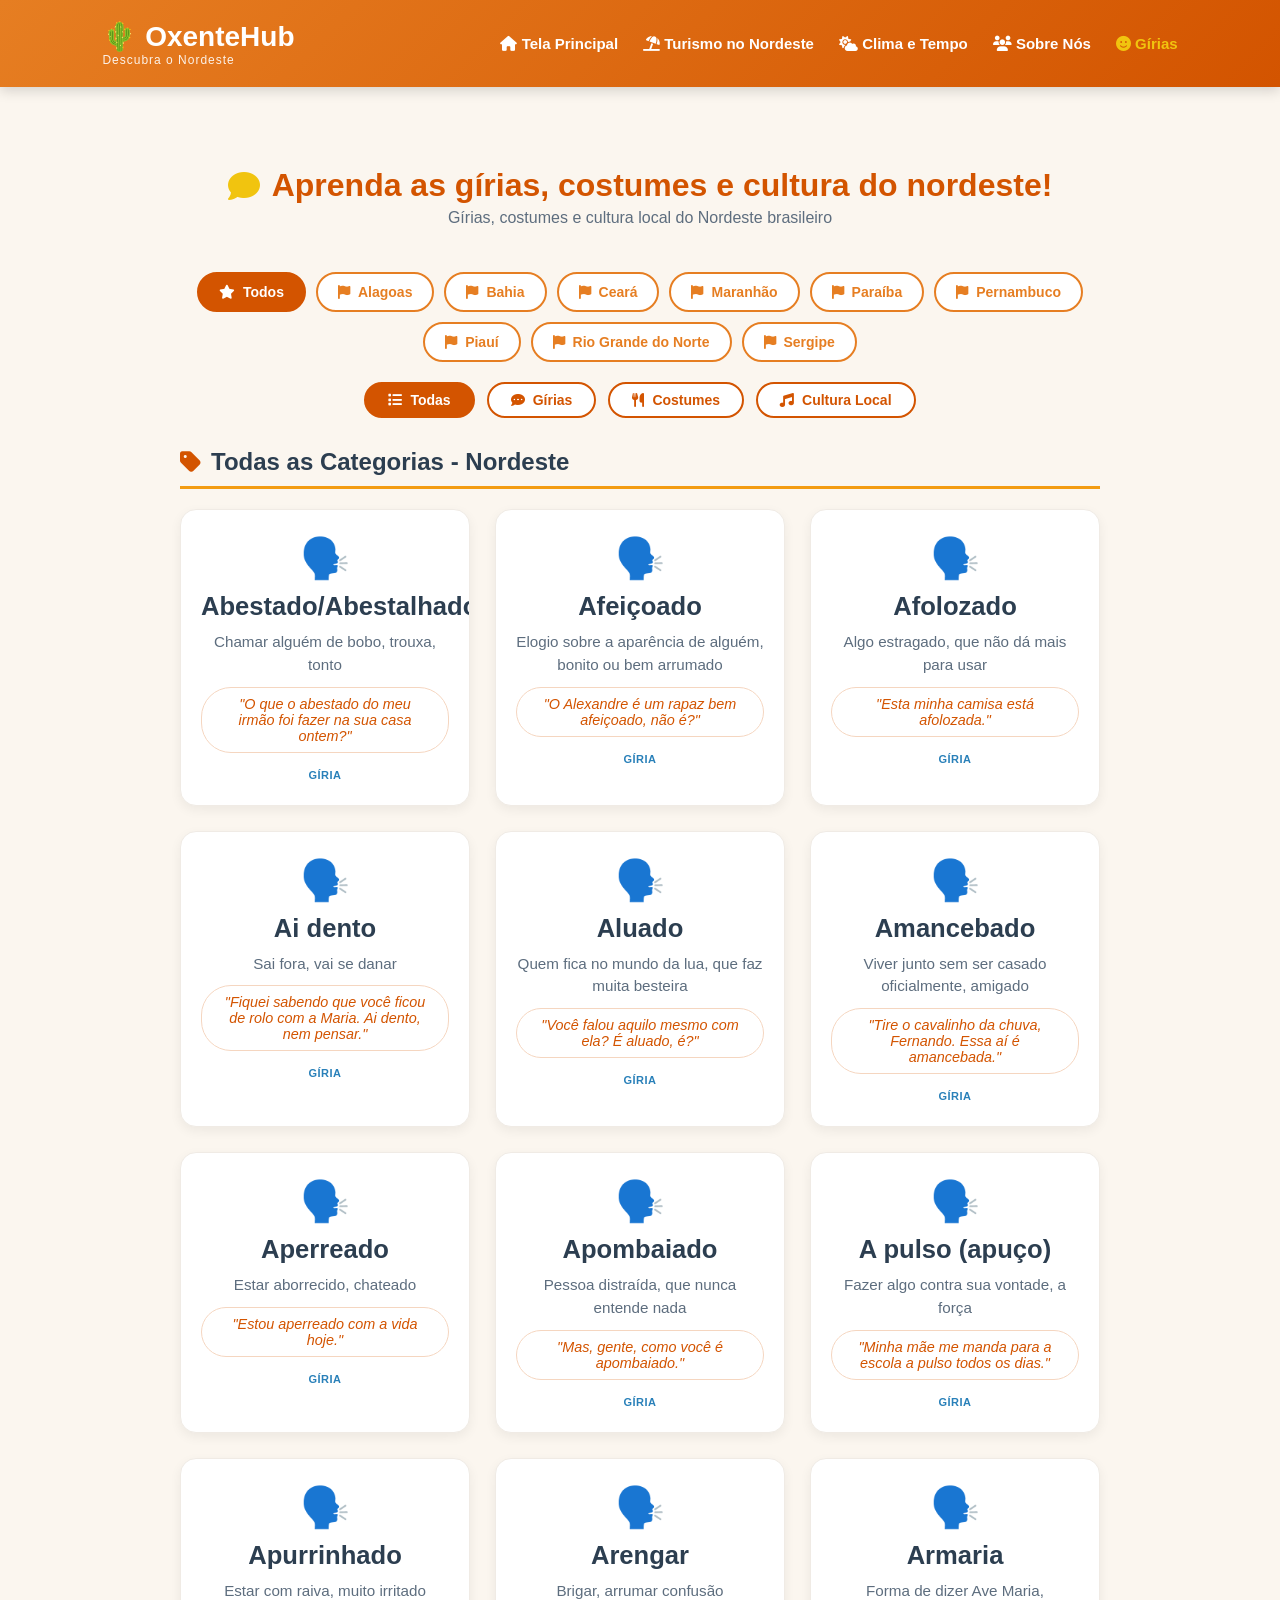
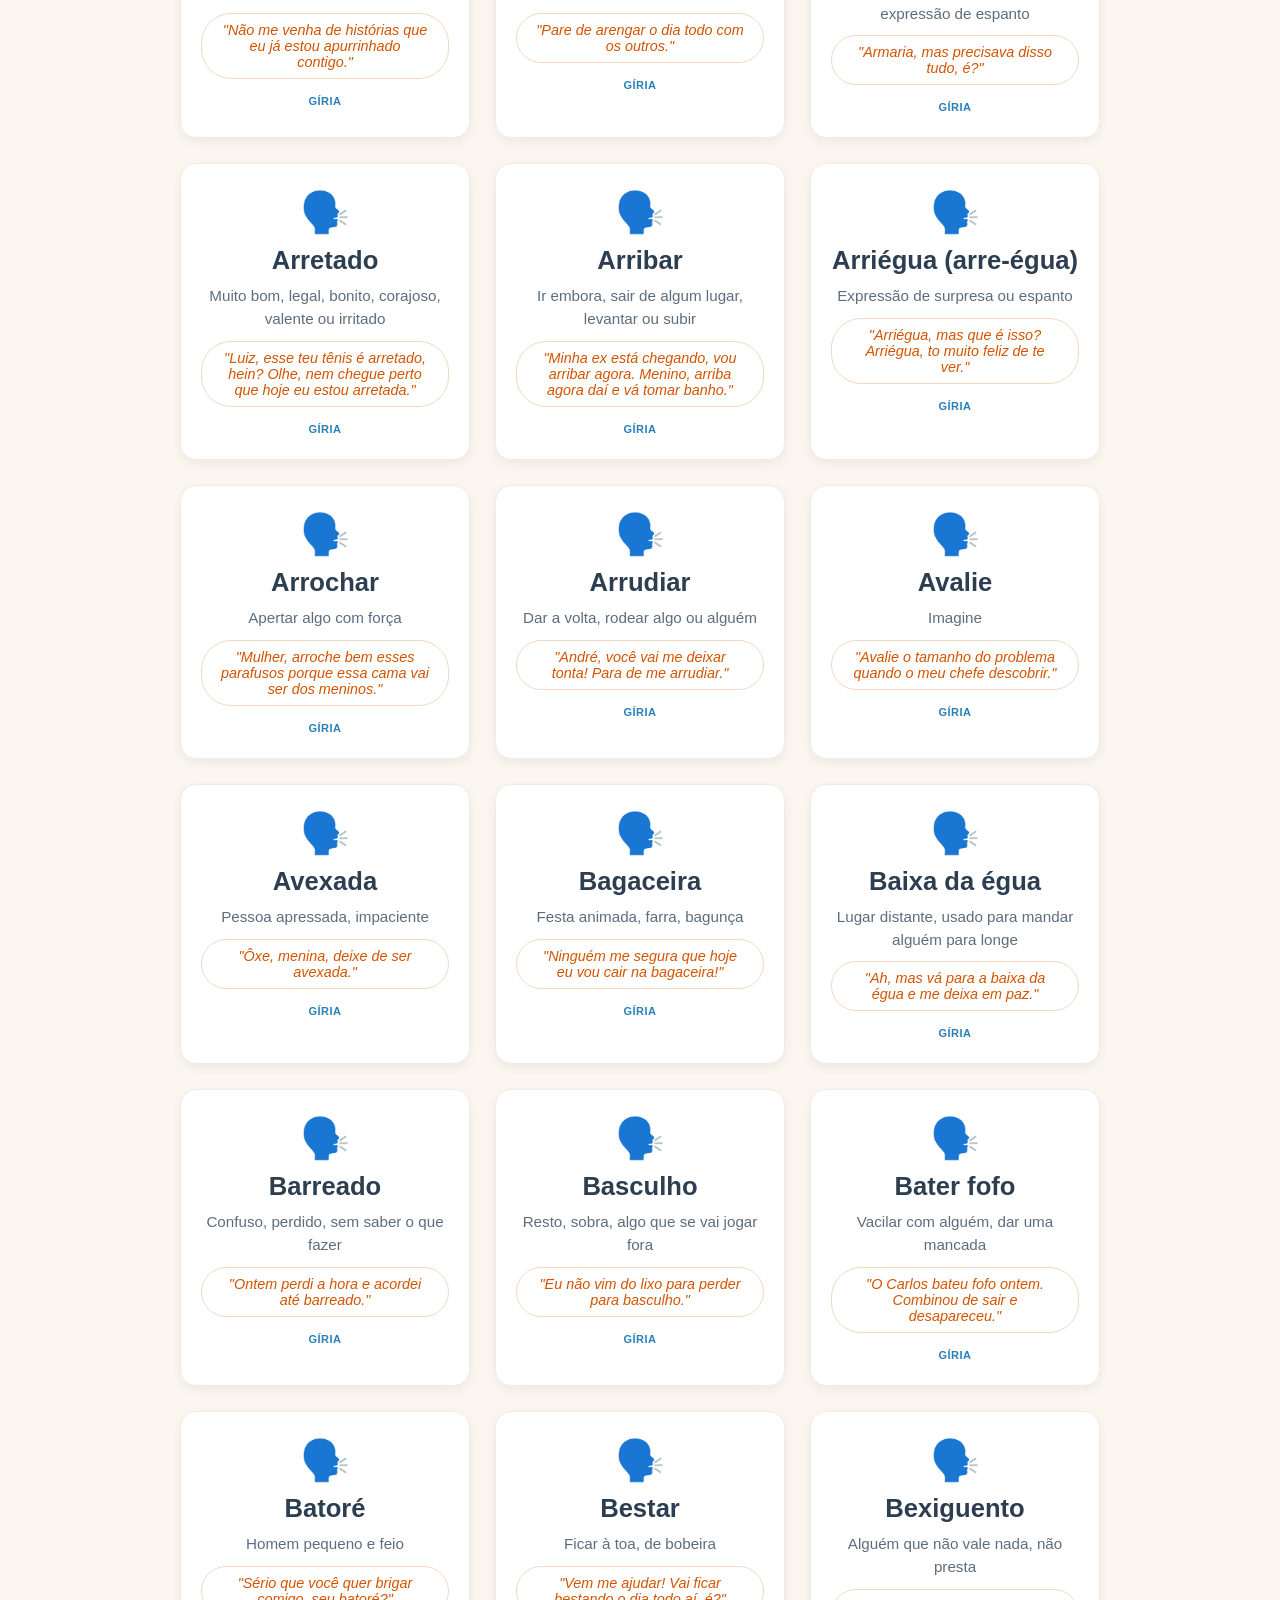
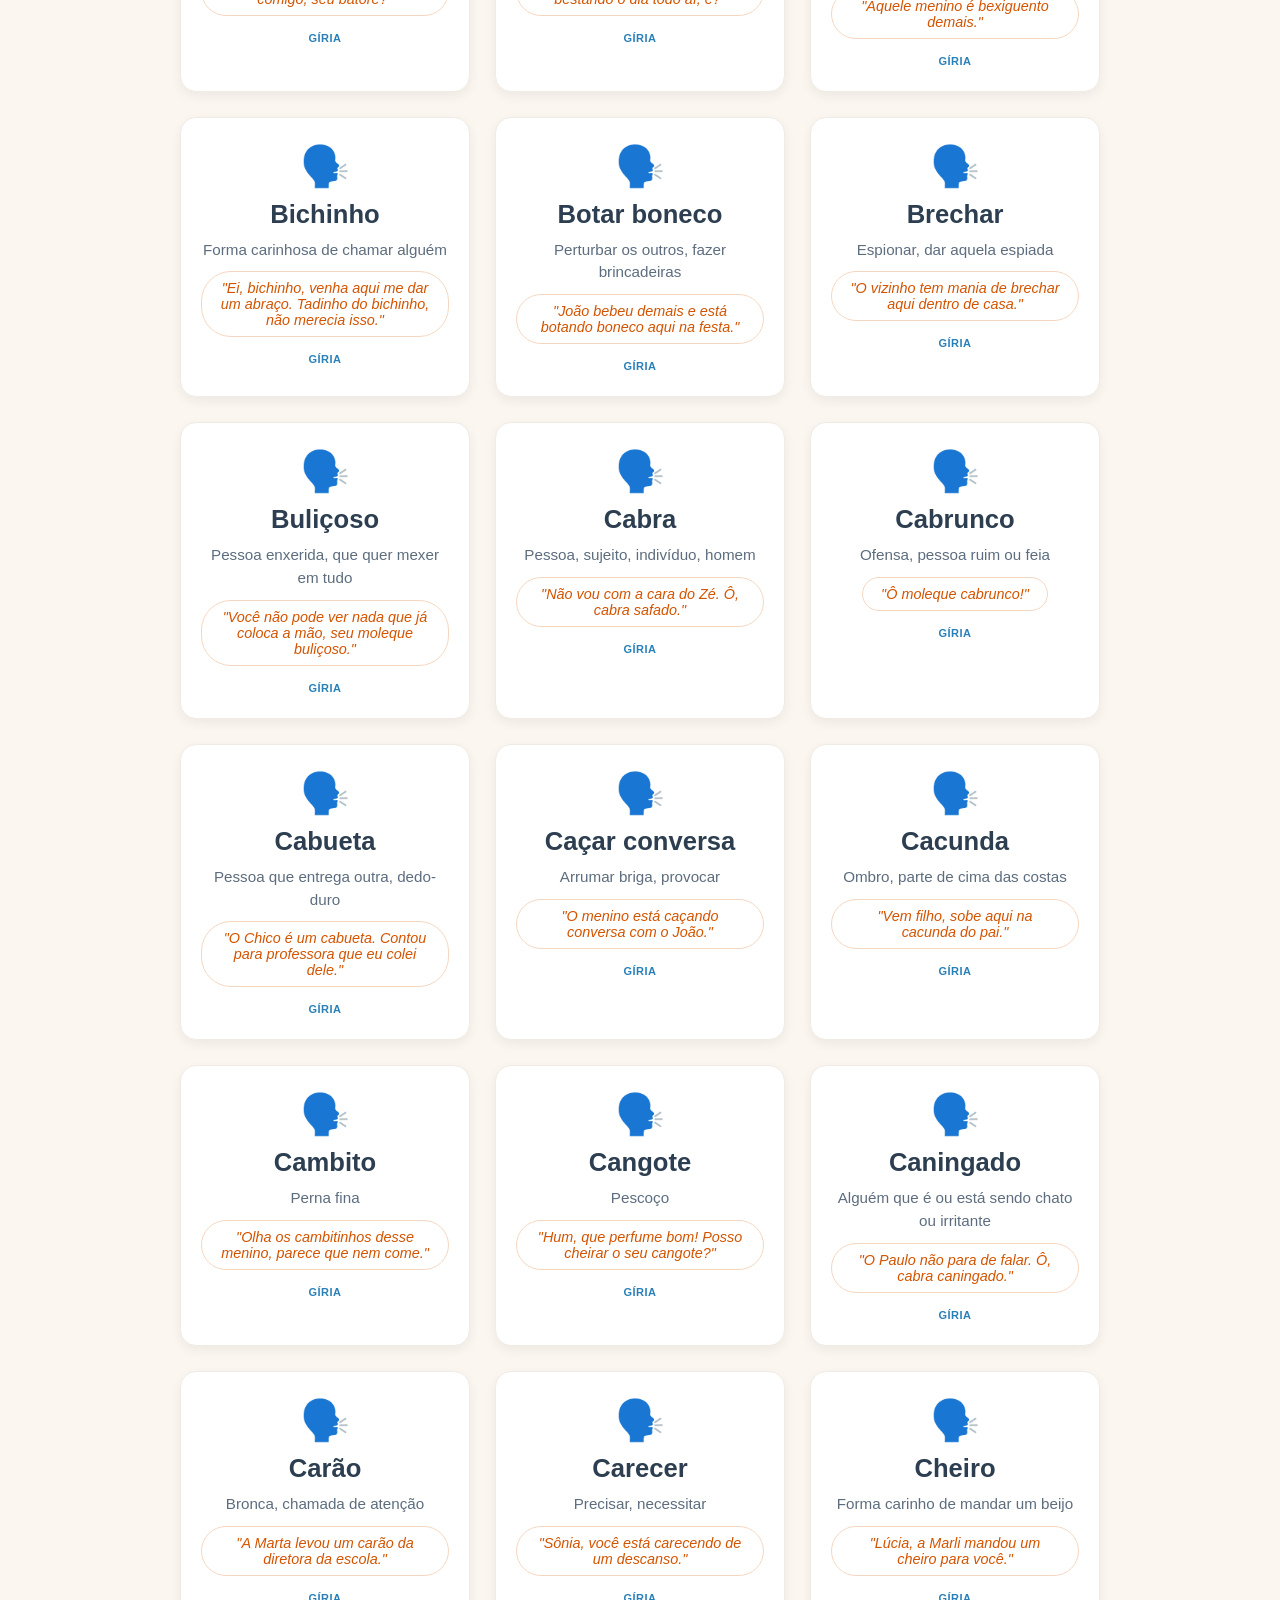
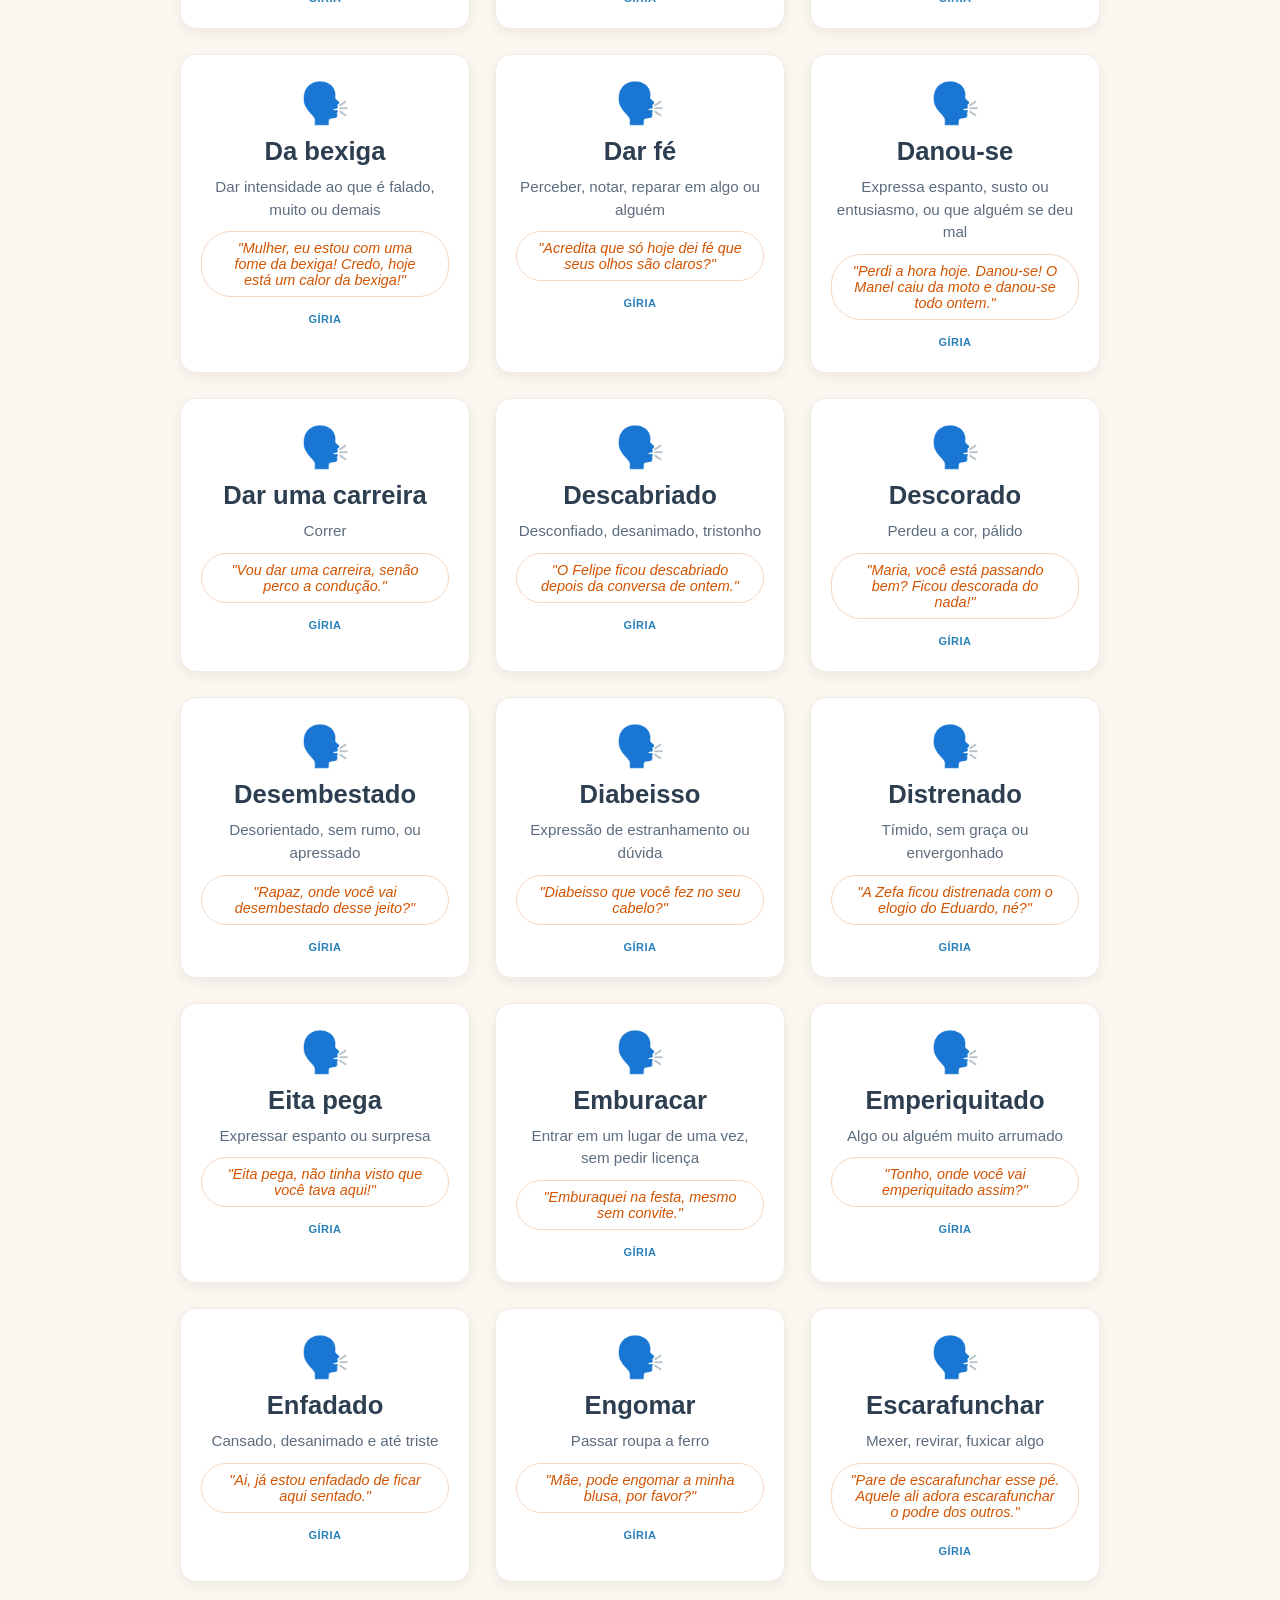
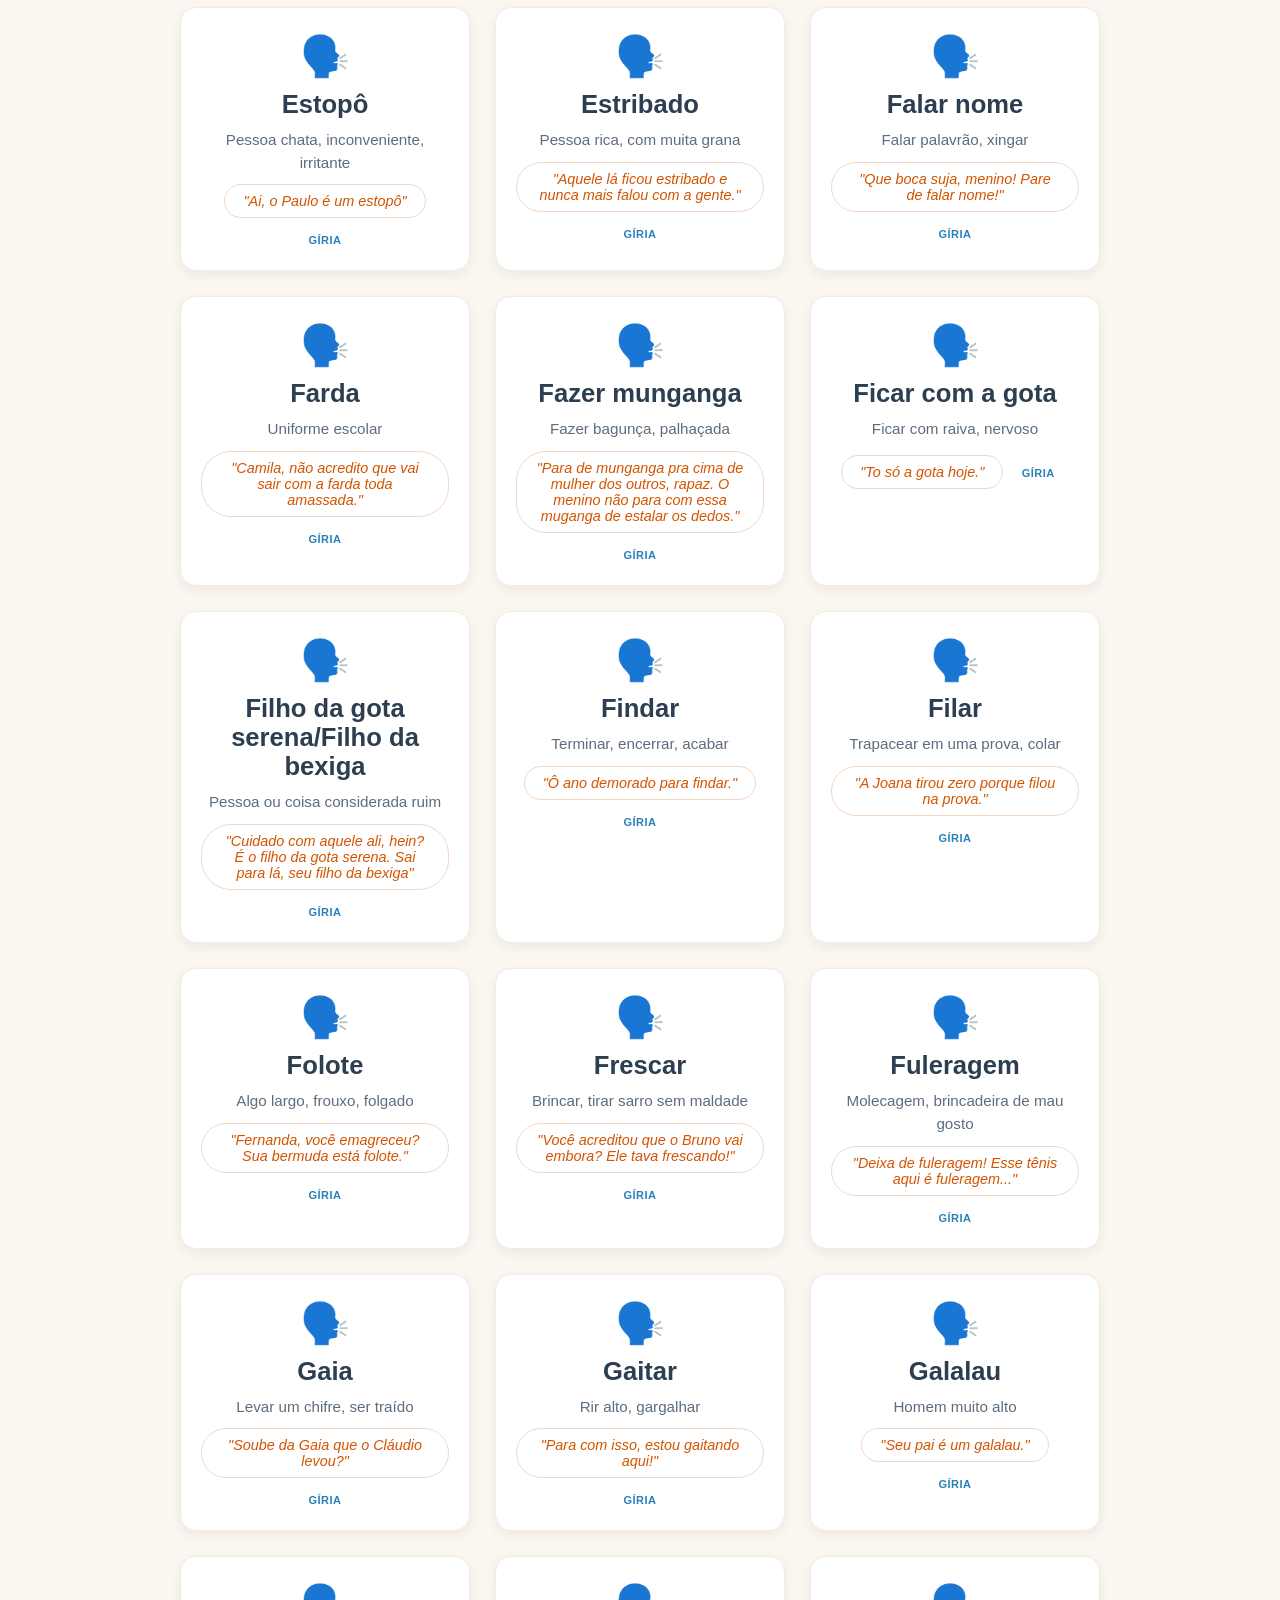
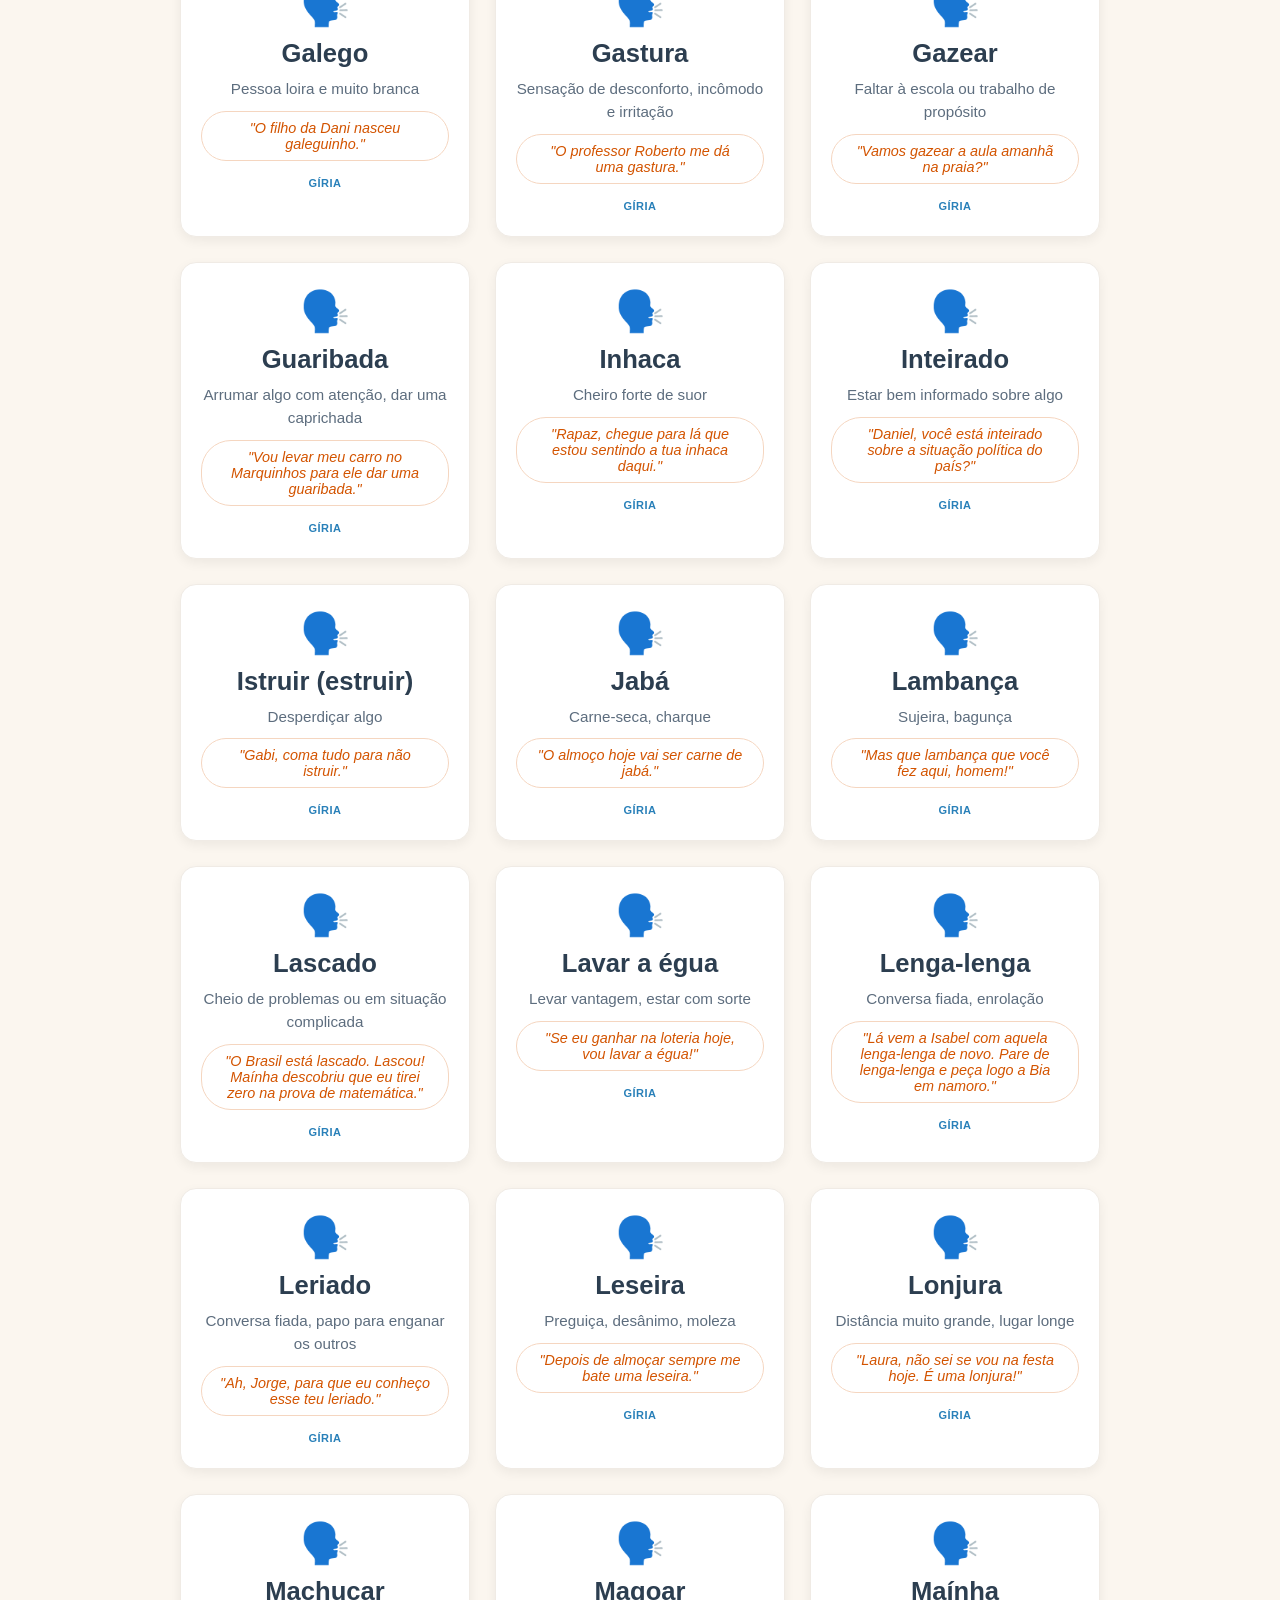
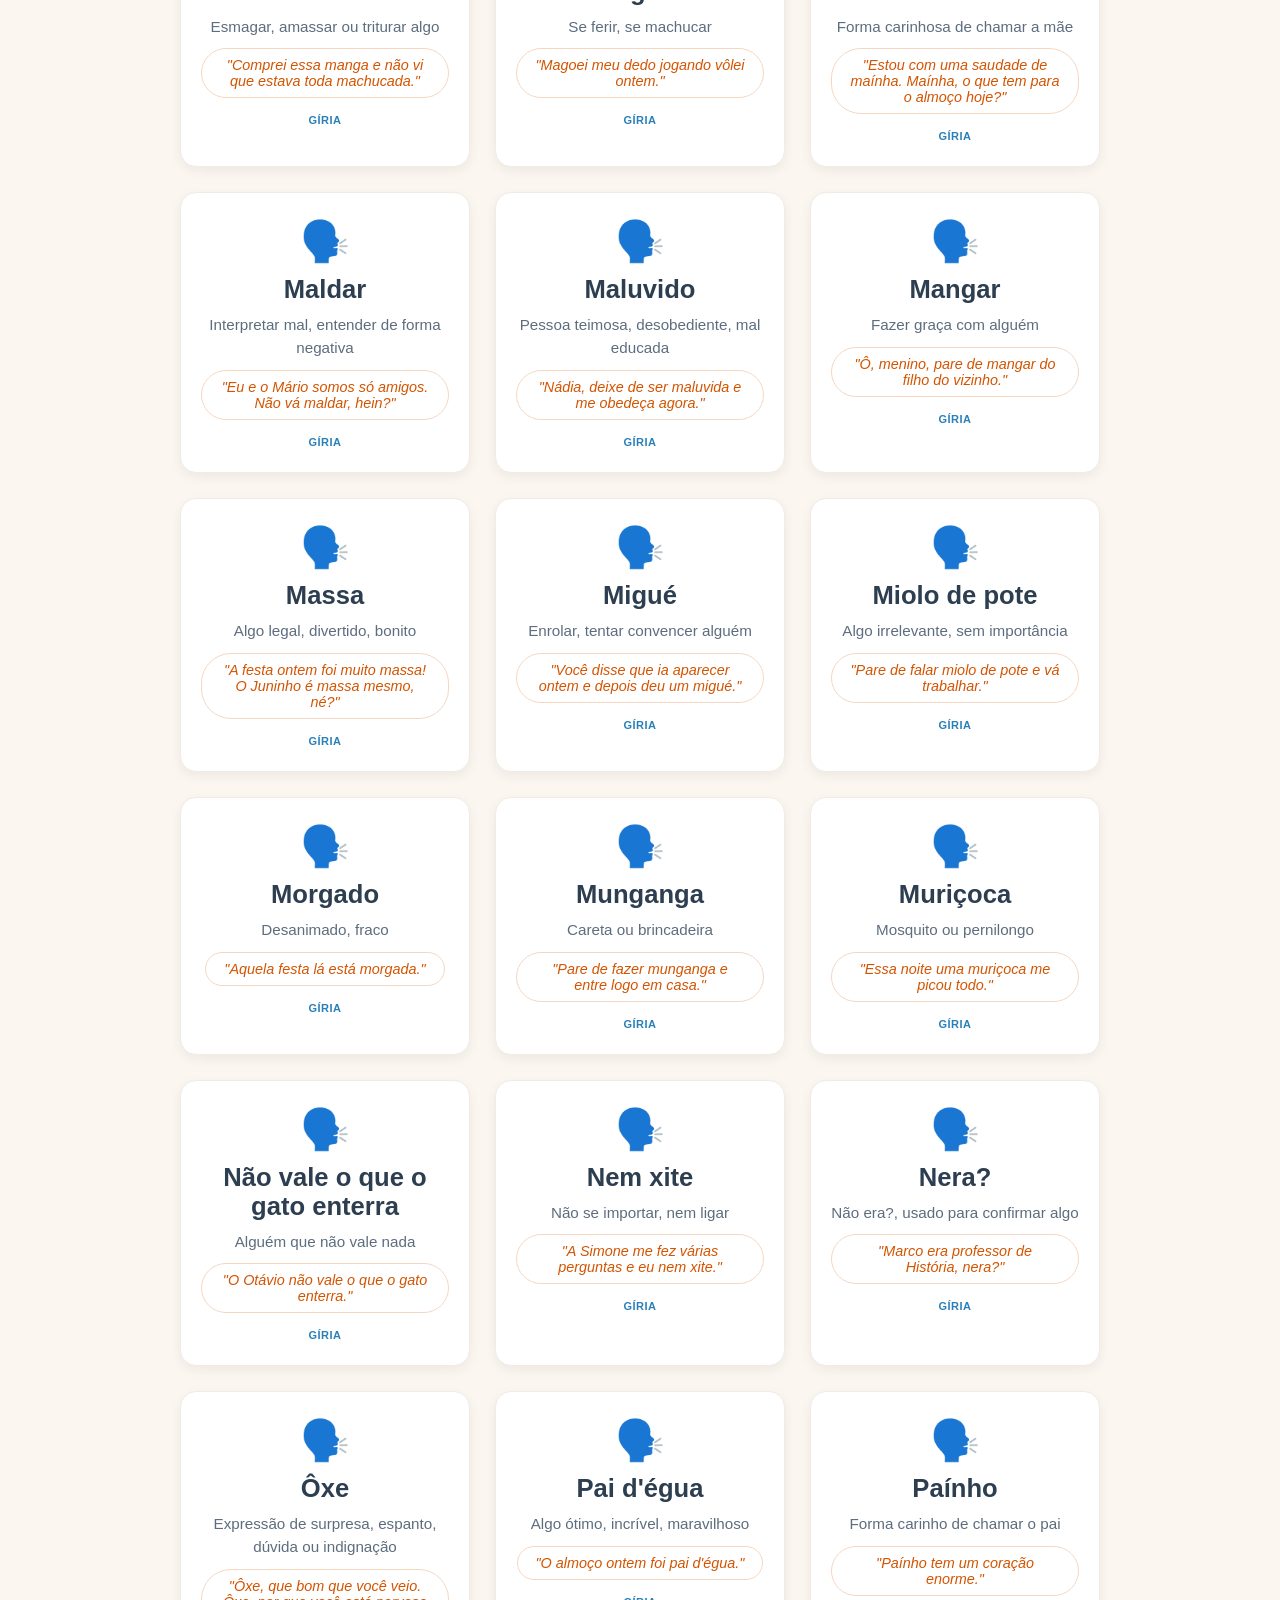
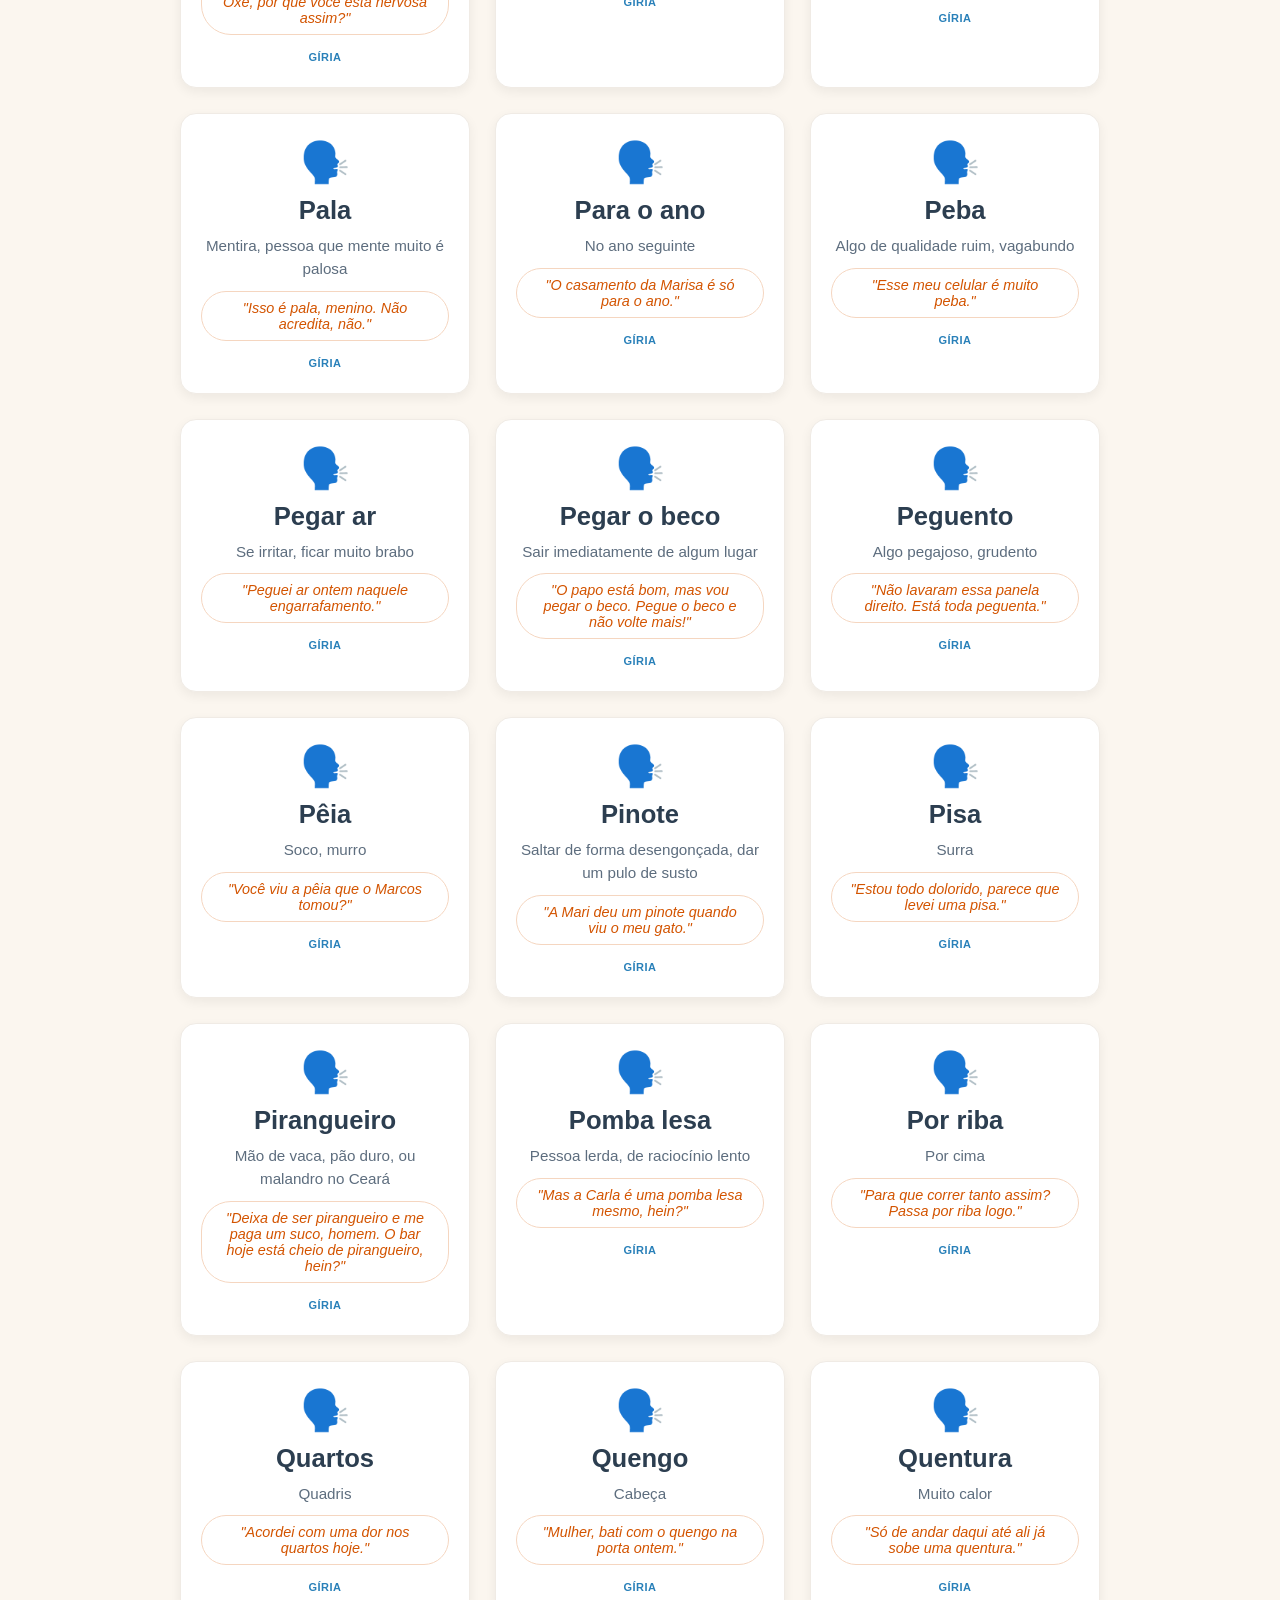
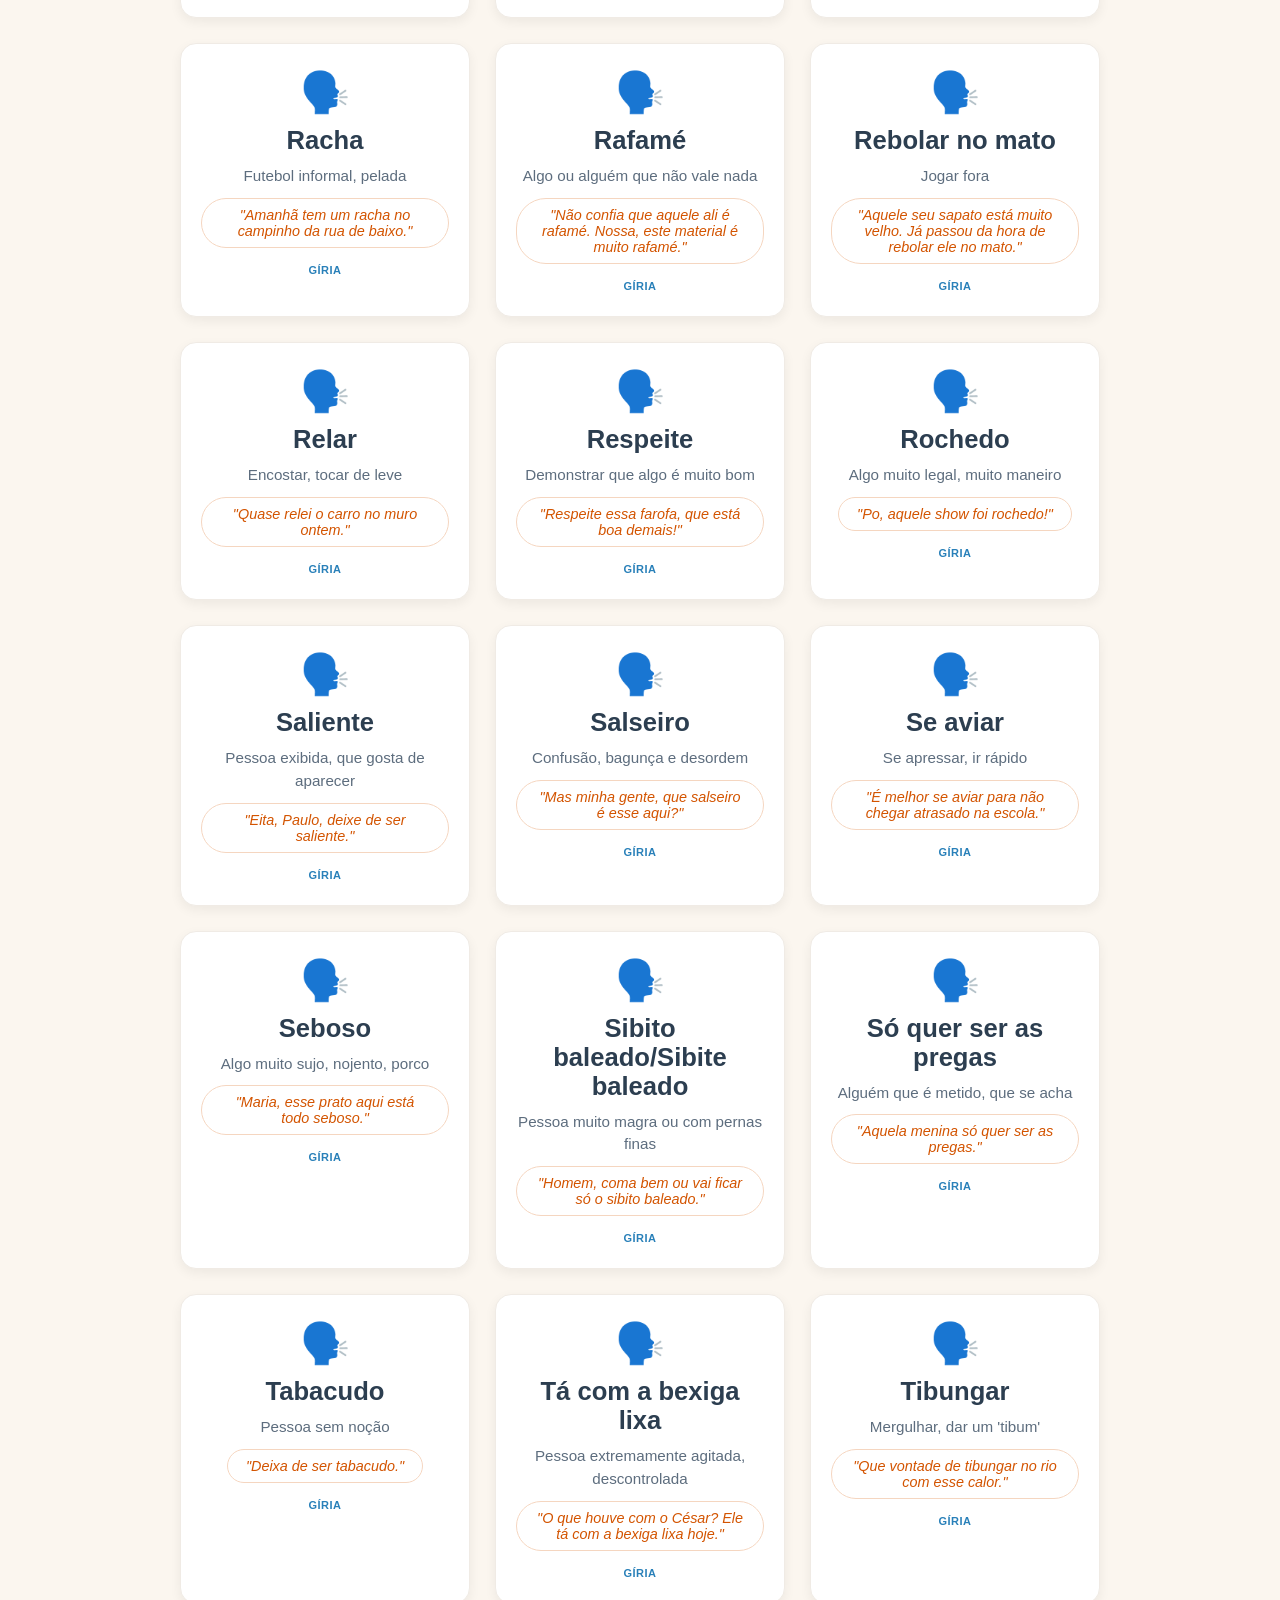
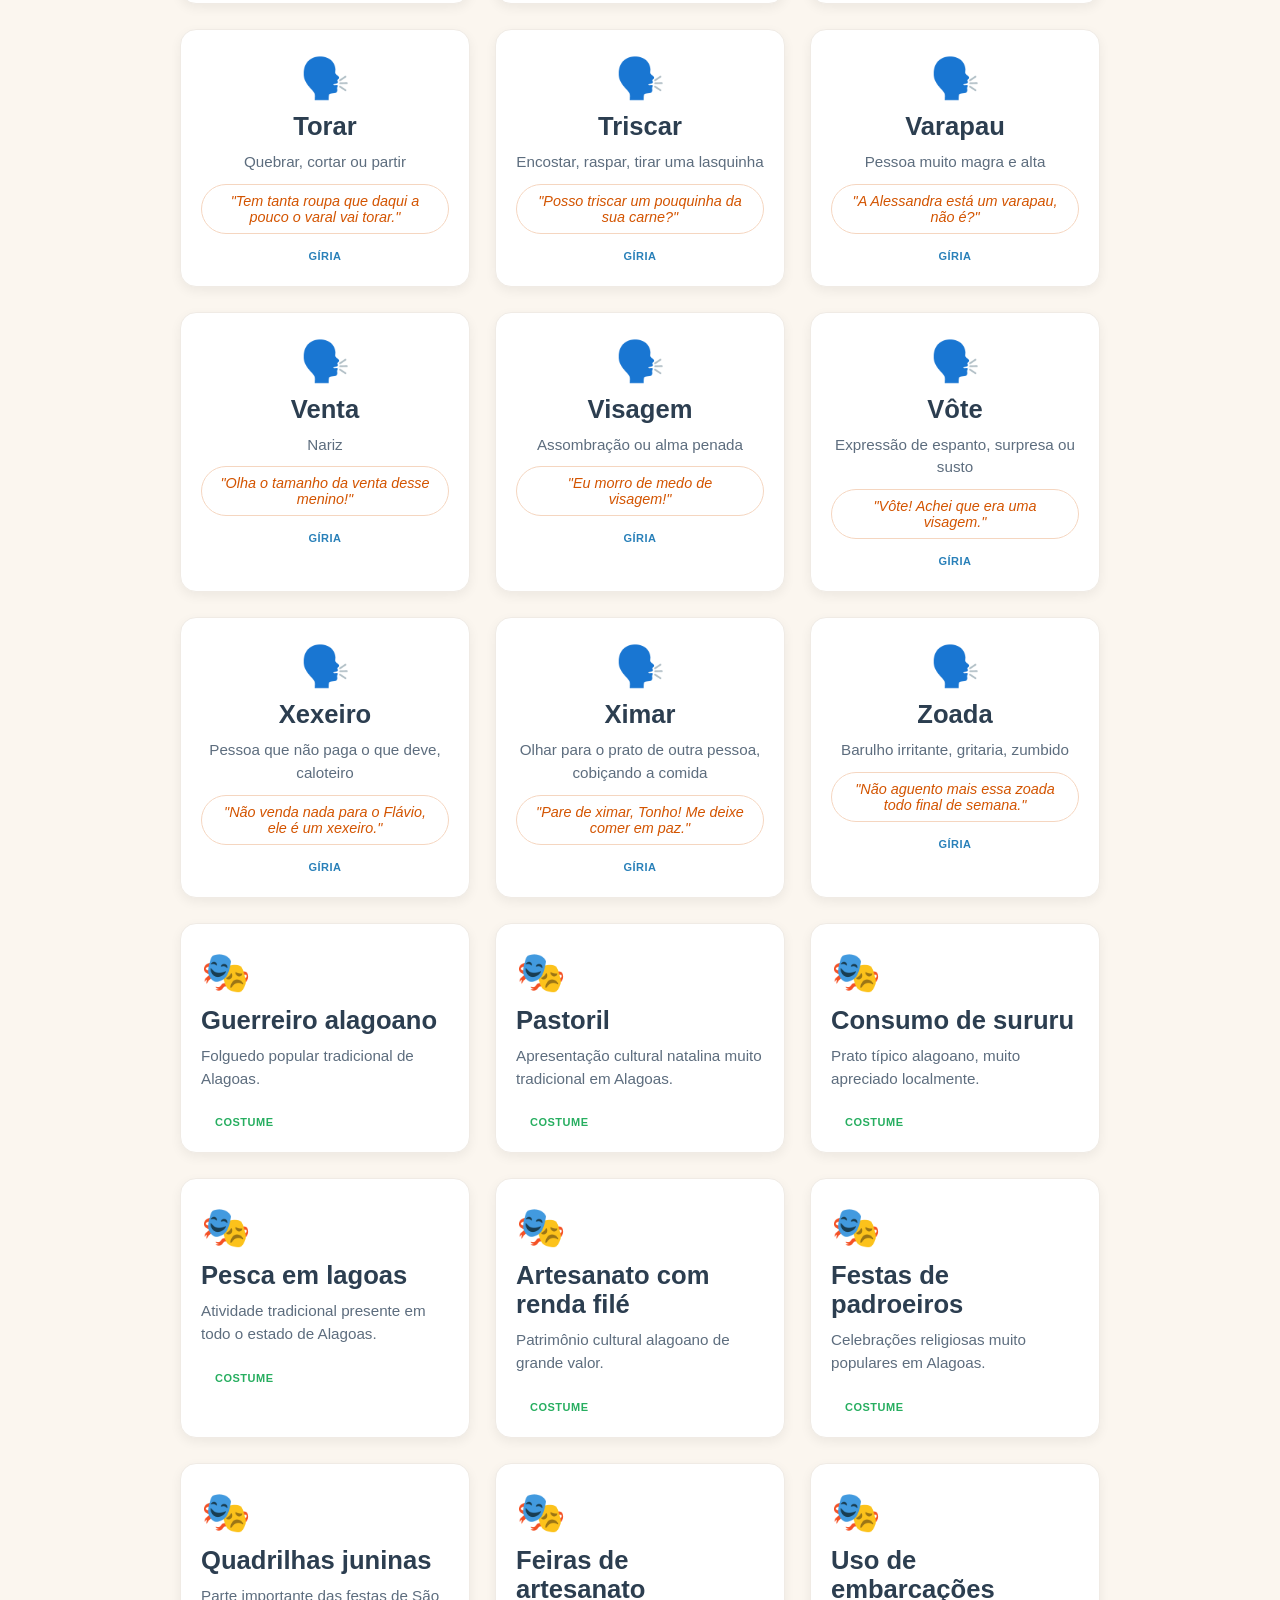
<file: OxenteHub - final/OxenteHub (3)/OxenteHub/OxenteHub/girias.html>
<!DOCTYPE html>
<html lang="pt-BR">
<head>
    <meta charset="UTF-8" />
    <meta name="viewport" content="width=device-width, initial-scale=1.0" />
    <title>OxenteHub - Gírias, Costumes e Cultura Nordestina</title>
    <link rel="stylesheet" href="style.css" />
    <link rel="stylesheet" href="https://cdnjs.cloudflare.com/ajax/libs/font-awesome/6.4.0/css/all.min.css" />
</head>
<body>

    <header class="main-header">
        <div class="logo">
            <h1>🌵 OxenteHub</h1>
            <p>Descubra o Nordeste</p>
        </div>
        <nav class="nav-menu">
            <ul>
                <li><a href="index.html"><i class="fa-solid fa-house"></i> Tela Principal</a></li>
                <li><a href="turismo.html"><i class="fa-solid fa-umbrella-beach"></i> Turismo no Nordeste</a></li>
                <li><a href="tempo.html"><i class="fa-solid fa-cloud-sun"></i> Clima e Tempo</a></li>
                <li><a href="sobre.html"><i class="fa-solid fa-users"></i> Sobre Nós</a></li>
                <li><a href="girias.html" class="active"><i class="fa-solid fa-face-smile"></i> Gírias</a></li>
            </ul>
        </nav>
    </header>

    <main class="main-content-single">
        <div class="cultura-page-container">

            <div class="cultura-header">
                <h2>
                    <i class="fa-solid fa-comment"></i>
                    Aprenda as gírias, costumes e cultura do nordeste!
                </h2>
                <p>Gírias, costumes e cultura local do Nordeste brasileiro</p>
            </div>

            <div class="estados-navegacao">
                <button class="btn-estado active" data-estado="todos">
                    <i class="fa-solid fa-star"></i> Todos
                </button>
                <button class="btn-estado" data-estado="alagoas">
                    <i class="fa-solid fa-flag"></i> Alagoas
                </button>
                <button class="btn-estado" data-estado="bahia">
                    <i class="fa-solid fa-flag"></i> Bahia
                </button>
                <button class="btn-estado" data-estado="ceara">
                    <i class="fa-solid fa-flag"></i> Ceará
                </button>
                <button class="btn-estado" data-estado="maranhao">
                    <i class="fa-solid fa-flag"></i> Maranhão
                </button>
                <button class="btn-estado" data-estado="paraiba">
                    <i class="fa-solid fa-flag"></i> Paraíba
                </button>
                <button class="btn-estado" data-estado="pernambuco">
                    <i class="fa-solid fa-flag"></i> Pernambuco
                </button>
                <button class="btn-estado" data-estado="piaui">
                    <i class="fa-solid fa-flag"></i> Piauí
                </button>
                <button class="btn-estado" data-estado="rn">
                    <i class="fa-solid fa-flag"></i> Rio Grande do Norte
                </button>
                <button class="btn-estado" data-estado="sergipe">
                    <i class="fa-solid fa-flag"></i> Sergipe
                </button>
            </div>

            <div class="categoria-filtro">
                <button class="btn-categoria active" data-categoria="todas">
                    <i class="fa-solid fa-list"></i> Todas
                </button>
                <button class="btn-categoria" data-categoria="girias">
                    <i class="fa-solid fa-comment-dots"></i> Gírias
                </button>
                <button class="btn-categoria" data-categoria="costumes">
                    <i class="fa-solid fa-utensils"></i> Costumes
                </button>
                <button class="btn-categoria" data-categoria="cultura">
                    <i class="fa-solid fa-music"></i> Cultura Local
                </button>
            </div>

            <div id="conteudo-cultura">
            </div>

            

        </div>
    </main>

    <footer class="main-footer">
        <p><strong>OxenteHub</strong> | O sotaque da notícia está aqui</p>
        <p class="sources">Gírias, costumes e cultura local do Nordeste brasileiro</p>
    </footer>

    <script src="script.js"></script>
</body>
</html>
</file>
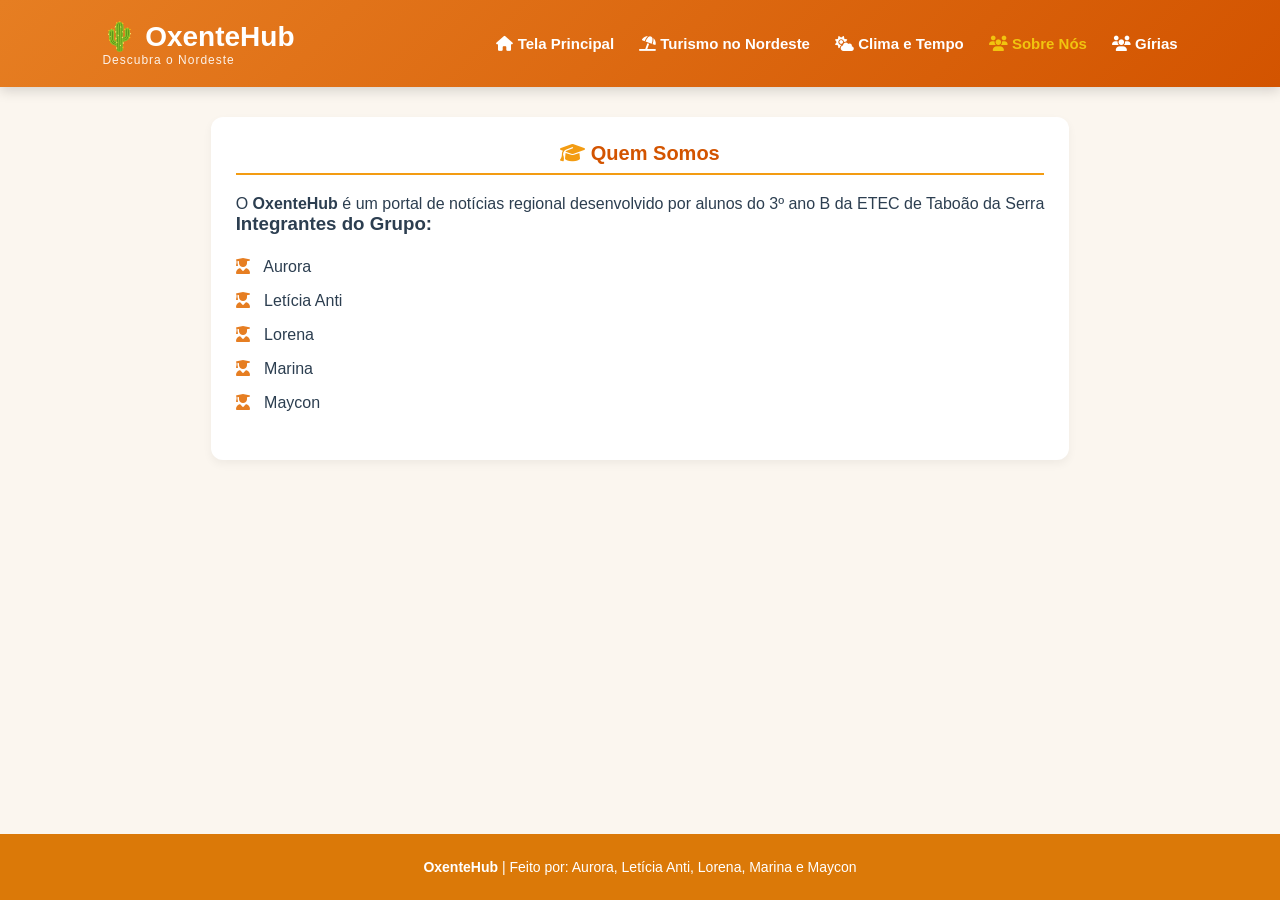
<file: OxenteHub - final/OxenteHub (3)/OxenteHub/OxenteHub/sobre.html>
<!DOCTYPE html>
<html lang="pt-BR">
<head>
    <meta charset="UTF-8">
    <meta name="viewport" content="width=device-width, initial-scale=1.0">
    <title>Sobre Nós — OxenteHub</title>
    <link rel="stylesheet" href="style.css">
    <link rel="stylesheet" href="https://cdnjs.cloudflare.com/ajax/libs/font-awesome/6.4.0/css/all.min.css">
</head>
<body>

    <header class="main-header">
        <div class="logo">
            <h1>🌵 OxenteHub</h1>
            <p>Descubra o Nordeste</p>
        </div>
        <nav class="nav-menu">
            <ul>
                <li><a href="index.html"><i class="fa-solid fa-house"></i> Tela Principal</a></li>
                <li><a href="turismo.html"><i class="fa-solid fa-umbrella-beach"></i> Turismo no Nordeste</a></li>
                <li><a href="tempo.html"><i class="fa-solid fa-cloud-sun"></i> Clima e Tempo</a></li>
                <li><a href="sobre.html"  class="active"><i class="fa-solid fa-users"></i> Sobre Nós</a></li>
                <li><a href="girias.html"><i class="fa-solid fa-users"></i> Gírias</a></li>
            </ul>
        </nav>
    </header>

    <main class="main-content-single">
        <section class="about-section">
            <h2 class="section-title"><i class="fa-solid fa-graduation-cap"></i> Quem Somos</h2>
            <p>O <strong>OxenteHub</strong> é um portal de notícias regional desenvolvido por alunos do 3º ano B da ETEC de Taboão da Serra</p>
            
            <h3>Integrantes do Grupo:</h3>
            <ul class="team-list">
                <li><i class="fa-solid fa-user-graduate"></i> Aurora</li>
                <li><i class="fa-solid fa-user-graduate"></i> Letícia Anti</li>
                <li><i class="fa-solid fa-user-graduate"></i> Lorena</li>
                <li><i class="fa-solid fa-user-graduate"></i> Marina</li>
                <li><i class="fa-solid fa-user-graduate"></i> Maycon</li>
            </ul>
    </main>

    <footer class="main-footer">
        <p><strong>OxenteHub</strong> | Feito por: Aurora, Letícia Anti, Lorena, Marina e Maycon</p>
    </footer>
</body>
</html>
</file>
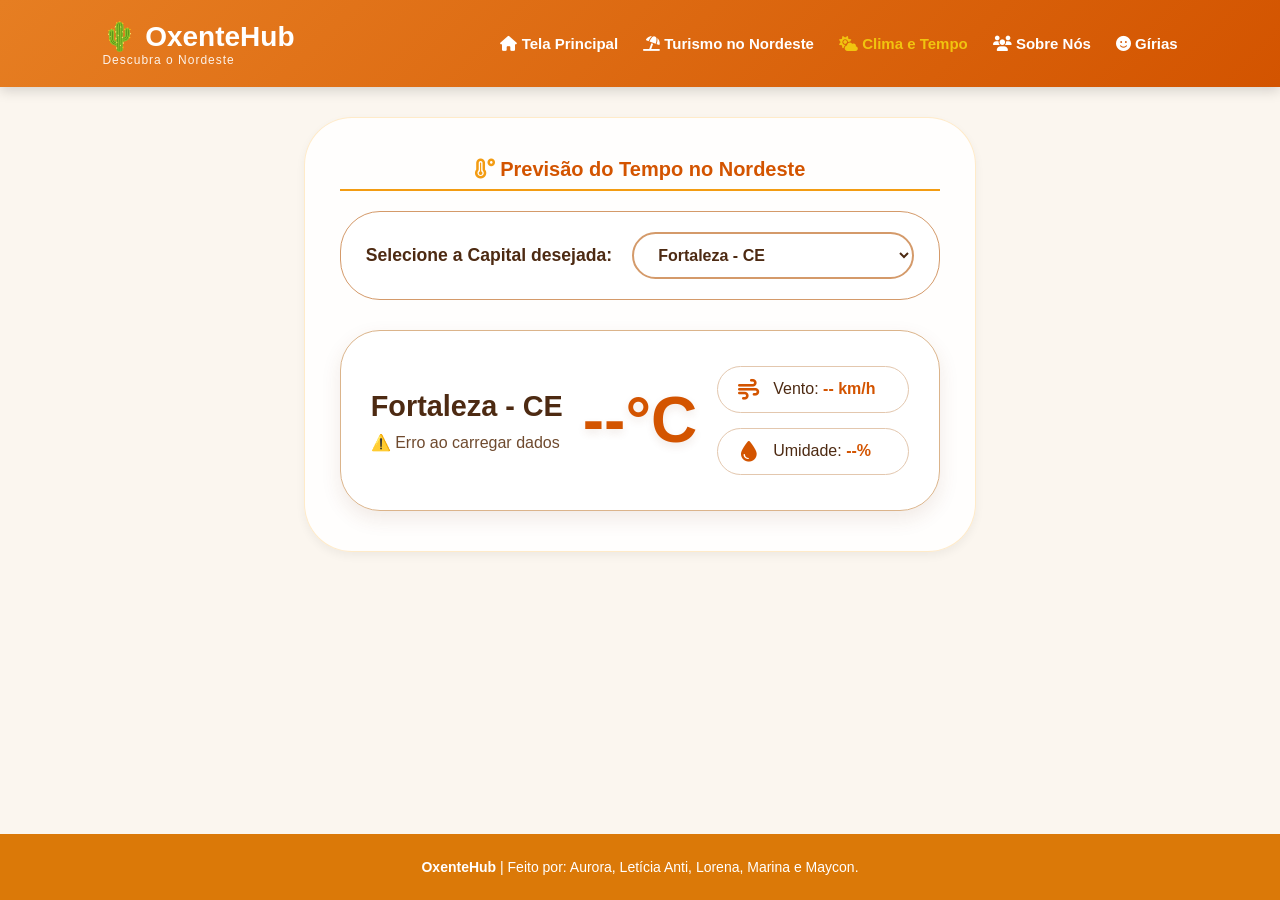
<file: OxenteHub - final/OxenteHub (3)/OxenteHub/OxenteHub/tempo.html>
<!DOCTYPE html>
<html lang="pt-BR">
<head>
    <meta charset="UTF-8">
    <meta name="viewport" content="width=device-width, initial-scale=1.0">
    <title>Clima e Tempo — OxenteHub</title>
    <link rel="stylesheet" href="style.css">
    <link rel="stylesheet" href="https://cdnjs.cloudflare.com/ajax/libs/font-awesome/6.4.0/css/all.min.css">
</head>
<body>

    <header class="main-header">
        <div class="logo">
            <h1>🌵 OxenteHub</h1>
            <p>Descubra o Nordeste</p>
        </div>
        <nav class="nav-menu">
            <ul>
                <li><a href="index.html"><i class="fa-solid fa-house"></i> Tela Principal</a></li>
                <li><a href="turismo.html"><i class="fa-solid fa-umbrella-beach"></i> Turismo no Nordeste</a></li>
                <li><a href="tempo.html" class="active"><i class="fa-solid fa-cloud-sun"></i> Clima e Tempo</a></li>
                <li><a href="sobre.html"><i class="fa-solid fa-users"></i> Sobre Nós</a></li>
                <li><a href="girias.html"><i class="fa-solid fa-face-smile"></i> Gírias</a></li>
            </ul>
        </nav>
    </header>

    <main class="main-content-single">
        <section class="weather-page-container">
            <h2 class="section-title"><i class="fa-solid fa-temperature-high"></i> Previsão do Tempo no Nordeste</h2>
            
            <div class="weather-selector-box">
                <label for="weather-select-state"><strong> Selecione a Capital desejada:</strong></label>
                <select id="weather-select-state" class="styled-select">
                    <option value="Fortaleza,CE"> Fortaleza - CE</option>
                    <option value="Salvador,BA"> Salvador - BA</option>
                    <option value="Recife,PE"> Recife - PE</option>
                    <option value="Natal,RN"> Natal - RN</option>
                    <option value="Maceio,AL"> Maceió - AL</option>
                    <option value="Aracaju,SE"> Aracaju - SE</option>
                    <option value="Joao Pessoa,PB"> João Pessoa - PB</option>
                    <option value="Sao Luis,MA"> São Luís - MA</option>
                    <option value="Teresina,PI"> Teresina - PI</option>
                </select>
            </div>

            <div class="weather-display-card">
                <div class="city-info">
                    <span id="clima-icone"></span>
                    <h3 id="clima-cidade">Fortaleza - CE</h3>
                    <p id="clima-desc">Carregando dados meteorológicos...</p>
                </div>
                <div class="temp-box">
                    <span id="clima-temp">--°C</span>
                </div>
                <div class="extra-details">
                    <div class="detail-item">
                        <i class="fa-solid fa-wind"></i>
                        <span>Vento: <strong id="clima-vento">-- km/h</strong></span>
                    </div>
                    <div class="detail-item">
                        <i class="fa-solid fa-droplet"></i>
                        <span>Umidade: <strong id="clima-umidade">--%</strong></span>
                    </div>
                </div>
            </div>
        </section>
    </main>

    <footer class="main-footer">
        <p><strong>OxenteHub</strong> | Feito por: Aurora, Letícia Anti, Lorena, Marina e Maycon.</p>
    </footer>

    <script src="script.js"></script>
</body>
</html>
</file>
<file: OxenteHub - final/OxenteHub (3)/OxenteHub/OxenteHub/style.css>
* {
    margin: 0;
    padding: 0;
    box-sizing: border-box;
    font-family: 'Segoe UI', Arial, sans-serif;
    scroll-behavior: smooth;
}

body {
    background-color: #fbf6ef;
    color: #2c3e50;
    display: flex;
    flex-direction: column;
    min-height: 100vh;
}

.main-header {
    background: linear-gradient(135deg, #e67e22, #d35400);
    color: white;
    display: flex;
    justify-content: space-between;
    align-items: center;
    padding: 20px 8%;
    box-shadow: 0 4px 12px rgba(0,0,0,0.15);
    flex-wrap: wrap;
}

.logo h1 {
    font-size: 28px;
    font-weight: 800;
}

.logo p {
    font-size: 12px;
    opacity: 0.9;
    letter-spacing: 1px;
}

.nav-menu ul {
    display: flex;
    list-style: none;
    gap: 25px;
    flex-wrap: wrap;
}

.nav-menu ul li a {
    color: white;
    text-decoration: none;
    font-weight: 600;
    font-size: 15px;
    transition: all 0.3s;
}

.nav-menu ul li a:hover,
.nav-menu ul li a.active {
    color: #f1c40f;
}

.ticker-wrap {
    background: #2c3e50;
    color: #f1c40f;
    padding: 8px 0;
    font-size: 13px;
    font-weight: bold;
    text-align: center;
    border-bottom: 2px solid #f39c12;
}

.hero-banner {
    height: 400px;
    background-size: cover !important;
    background-position: center !important;
    display: flex;
    align-items: center;
}

.carousel-container {
    width: 100%;
    display: flex;
    justify-content: space-between;
    align-items: center;
    padding: 0 40px;
}

.carousel-btn {
    background: rgba(0,0,0,0.5);
    border: none;
    color: white;
    font-size: 20px;
    width: 45px;
    height: 45px;
    border-radius: 50%;
    cursor: pointer;
    transition: background 0.3s;
}

.carousel-btn:hover {
    background: #e67e22;
}

.hero-text {
    color: white;
    text-align: center;
    max-width: 700px;
    text-shadow: 3px 3px 6px rgba(0,0,0,0.8);
    background: rgba(0,0,0,0.4);
    padding: 20px;
    border-radius: 10px;
}

.hero-text h2 {
    font-size: 38px;
    margin-bottom: 10px;
}

.main-content {
    max-width: 1250px;
    margin: 30px auto;
    display: grid;
    grid-template-columns: 7fr 5fr;
    gap: 30px;
    padding: 0 20px;
}

section {
    background: white;
    padding: 25px;
    border-radius: 12px;
    margin-bottom: 25px;
    box-shadow: 0 4px 10px rgba(0,0,0,0.05);
}

h2.section-title,
.right-column h2 {
    color: #d35400;
    font-size: 20px;
    margin-bottom: 20px;
    border-bottom: 2px solid #f39c12;
    padding-bottom: 8px;
}

.weather-page-container {
    background: rgba(255, 255, 255, 0.85);
    border-radius: 48px;
    padding: 40px 35px;
    border: 1px solid rgba(255, 215, 150, 0.5);
    max-width: 1000px;
    margin: 0 auto;
}

.section-title {
    font-size: 2.2rem;
    color: #d35400;
    margin-bottom: 30px;
    text-align: center;
}

.section-title i {
    color: #f39c12;
}

.weather-selector-box {
    background: #ffffff;
    padding: 20px 25px;
    border-radius: 40px;
    margin-bottom: 30px;
    display: flex;
    align-items: center;
    gap: 20px;
    flex-wrap: wrap;
    border: 1px solid #d49a6a;
}

.weather-selector-box label {
    color: #4d2a12;
    font-size: 1.1rem;
    font-weight: 600;
}

.styled-select {
    flex: 1;
    min-width: 200px;
    padding: 12px 20px;
    border-radius: 40px;
    border: 2px solid #d49a6a;
    background: #ffffff;
    font-size: 1rem;
    color: #4d2a12;
    font-weight: 600;
    cursor: pointer;
    transition: all 0.3s ease;
}

.styled-select:hover {
    border-color: #b87a4b;
    box-shadow: 0 0 0 3px rgba(212, 154, 106, 0.3);
}

.styled-select:focus {
    outline: none;
    border-color: #d35400;
    box-shadow: 0 0 0 3px rgba(211, 84, 0, 0.2);
}

.weather-display-card {
    background: linear-gradient(135deg, #ffffff 0%, #ffffff 100%);
    border-radius: 40px;
    padding: 35px 30px;
    display: grid;
    grid-template-columns: 1fr auto 1fr;
    gap: 20px;
    align-items: center;
    border: 1px solid #dbb48b;
    box-shadow: inset 0 2px 4px rgba(255,255,255,0.8), 0 8px 20px rgba(122, 59, 30, 0.1);
}

.city-info {
    text-align: left;
}

.city-info h3 {
    font-size: 1.8rem;
    color: #4d2a12;
    margin-bottom: 8px;
}

#clima-icone {
    font-size: 2.5rem;
    display: block;
    margin-bottom: 5px;
}

#clima-desc {
    font-size: 1rem;
    color: #6f4a2e;
    line-height: 1.5;
    max-width: 300px;
}



.temp-box span {
    font-size: 4rem;
    font-weight: 800;
    color: #d35400;
    text-shadow: 0 4px 8px rgba(122, 59, 30, 0.1);
}

.extra-details {
    display: flex;
    flex-direction: column;
    gap: 15px;
}

.detail-item {
    display: flex;
    align-items: center;
    gap: 12px;
    background: #ffffff;
    padding: 12px 18px;
    border-radius: 30px;
    border: 1px solid #e3c7ae;
}

.detail-item i {
    font-size: 1.3rem;
    color: #d35400;
    width: 25px;
    text-align: center;
}

.detail-item span {
    color: #4d2a12;
    font-size: 1rem;
}

.detail-item strong {
    color: #d35400;
}

.weather-widget {
    background: linear-gradient(135deg, #f39c12, #e67e22);
    color: white;
    border-radius: 12px;
    padding: 25px;
}

.weather-header {
    display: flex;
    justify-content: space-between;
    align-items: center;
}

#weather-select-state-home {
    padding: 5px 10px;
    border-radius: 5px;
    border: none;
    font-weight: bold;
    color: #d35400;
}

.weather-body {
    text-align: center;
    margin: 20px 0;
}

.weather-temp {
    font-size: 56px;
    font-weight: bold;
}

.weather-desc {
    font-style: italic;
    margin-top: -5px;
}

.weather-details {
    display: flex;
    justify-content: space-around;
    background: rgba(0,0,0,0.1);
    padding: 10px;
    border-radius: 8px;
}

.news-card {
    padding: 15px;
    border-bottom: 1px solid #eee;
    margin-bottom: 10px;
    border-left: 4px solid #e67e22;
    background: #fffcf9;
}

.news-card:last-child {
    border-bottom: none;
}

.news-date {
    font-size: 12px;
    color: #7f8c8d;
}

.news-card h3 {
    font-size: 16px;
    margin: 5px 0;
    color: #2c3e50;
}

.read-more {
    color: #d35400;
    text-decoration: none;
    font-weight: bold;
}


.state-buttons {
    display: grid;
    grid-template-columns: repeat(3, 1fr);
    gap: 8px;
}

.btn-state {
    background: #fff;
    border: 1px solid #d35400;
    color: #d35400;
    padding: 10px;
    border-radius: 6px;
    font-weight: 600;
    cursor: pointer;
    transition: all 0.2s;
}

.btn-state:hover,
.btn-state.active-state {
    background: #d35400;
    color: white;
}

.comic-container {
    text-align: center;
}

.comic-img {
    max-width: 100%;
    border-radius: 8px;
    border: 3px solid #2c3e50;
}

.comic-caption {
    margin-top: 10px;
    background: #fdf5ea;
    padding: 10px;
    border-radius: 5px;
}

.slang-tip {
    display: block;
    margin-top: 5px;
    font-size: 13px;
    color: #7f8c8d;
}

.media-card {
    display: flex;
    gap: 15px;
    background: #fdfaf7;
    padding: 15px;
    border-radius: 8px;
    margin-bottom: 15px;
    border: 1px solid #f5e6d3;
}

.media-icon {
    font-size: 24px;
    color: #d35400;
}

.media-info audio {
    width: 100%;
    margin-top: 8px;
}

.video-container {
    margin-top: 8px;
    position: relative;
    padding-bottom: 56.25%;
    height: 0;
}

.video-container iframe {
    position: absolute;
    top: 0;
    left: 0;
    width: 100%;
    height: 100%;
    border-radius: 5px;
}

.mapa-nordeste {
    display: block;
    margin-left: 25%;
}

.page-title {
    text-align: center;
    padding: 30px 20px 20px;
    max-width: 1250px;
    margin: 0 auto;
}

.page-title h2 {
    color: #d35400;
    font-size: 32px;
    font-weight: 800;
}

.page-title p {
    color: #5d6d7e;
    font-size: 16px;
    margin-top: 5px;
}

.turismo-grid {
    display: grid;
    grid-template-columns: 1fr 320px;
    gap: 30px;
    max-width: 1250px;
    margin: 0 auto;
    padding: 0 20px 40px;
}

.svg-map-wrapper {
    background: white;
    border-radius: 16px;
    padding: 20px;
    box-shadow: 0 4px 12px rgba(0,0,0,0.06);
    transition: box-shadow 0.3s ease;
}

.svg-map-wrapper:hover {
    box-shadow: 0 8px 24px rgba(0,0,0,0.10);
}

.svg-map-wrapper svg {
    width: 100%;
    height: auto;
    display: block;
    border-radius: 8px;
}

.estado {
    cursor: pointer;
    transition: all 0.3s ease;
}

.estado rect,
.estado path,
.estado circle {
    transition: all 0.3s ease;
}

.estado:hover rect,
.estado:hover path,
.estado:hover circle {
    filter: brightness(0.85) sepia(0.2);
    transform: scale(1.02);
    transform-origin: center;
}

.sidebar {
    display: flex;
    flex-direction: column;
    gap: 24px;
}

.sidebar-card {
    background: white;
    border-radius: 12px;
    padding: 22px 20px;
    box-shadow: 0 4px 12px rgba(0,0,0,0.05);
    border: 1px solid #f0ebe5;
}

.sidebar-card h3 {
    color: #d35400;
    font-size: 18px;
    margin-bottom: 18px;
    border-bottom: 2px solid #f39c12;
    padding-bottom: 8px;
    display: flex;
    align-items: center;
    gap: 8px;
}

.sidebar-card h3 i {
    color: #f1c40f;
}

.estado-destaque {
    display: grid;
    grid-template-columns: 40px 1fr 50px;
    align-items: center;
    gap: 12px;
    padding: 12px 0;
    border-bottom: 1px solid #f5ede6;
}

.estado-destaque:last-child {
    border-bottom: none;
}

.sigla {
    width: 40px;
    height: 40px;
    background: #fef0e6;
    color: #d35400;
    font-weight: 800;
    font-size: 15px;
    border-radius: 8px;
    display: flex;
    align-items: center;
    justify-content: center;
    text-transform: uppercase;
}

.info .nome {
    font-weight: 600;
    color: #2c3e50;
    font-size: 15px;
}

.info .breve {
    font-size: 13px;
    color: #7f8c8d;
    white-space: nowrap;
    overflow: hidden;
    text-overflow: ellipsis;
}

.estado-destaque .link {
    background: #fef0e6;
    color: #d35400;
    text-decoration: none;
    font-weight: 600;
    font-size: 13px;
    padding: 4px 12px;
    border-radius: 20px;
    text-align: center;
    transition: all 0.3s;
}

.estado-destaque .link:hover {
    background: #d35400;
    color: white;
}

.state-navigation-grid {
    display: grid;
    grid-template-columns: 1fr 1fr;
    gap: 8px;
}

.btn-state-link {
    display: flex;
    justify-content: space-between;
    align-items: center;
    background: white;
    border: 1px solid #e67e22;
    color: #e67e22;
    padding: 10px 14px;
    text-decoration: none;
    border-radius: 6px;
    font-weight: 600;
    font-size: 14px;
    transition: all 0.25s;
}

.btn-state-link:hover {
    background: #e67e22;
    color: white;
    transform: translateY(-2px);
    box-shadow: 0 4px 10px rgba(230,126,34,0.25);
}

.btn-state-link i {
    font-size: 14px;
}

.main-content-single {
    max-width: 1000px;
    margin: 30px auto;
    padding: 0 20px;
}

.team-list {
    list-style: none;
    margin: 15px 0;
}

.team-list li {
    padding: 8px 0;
    font-size: 16px;
}

.team-list i {
    color: #e67e22;
    margin-right: 10px;
}

.main-footer {
    background-color: #db7908;
    color: white;
    text-align: center;
    padding: 25px;
    margin-top: auto;
    font-size: 14px;
}

.sources {
    color: #bdc3c7;
    font-size: 12px;
    margin-top: 5px;
}

.oculto {
    display: none !important;
}

@media (max-width: 968px) {
    .main-content {
        grid-template-columns: 1fr;
    }
    
    .turismo-grid {
        grid-template-columns: 1fr;
    }

    .sidebar {
        display: grid;
        grid-template-columns: 1fr 1fr;
        gap: 20px;
    }

    .weather-display-card {
        grid-template-columns: 1fr;
        text-align: center;
        gap: 20px;
    }
    
    .city-info {
        text-align: center;
    }
    
    .city-info h3 {
        font-size: 1.5rem;
    }
    
    #clima-desc {
        max-width: 100%;
        text-align: center;
    }
    
    .temp-box {
        border-left: none;
        border-right: none;
        border-top: 2px solid #dbb48b;
        border-bottom: 2px solid #dbb48b;
        padding: 15px 0;
    }
    
    .temp-box span {
        font-size: 3rem;
    }
    
    .extra-details {
        flex-direction: row;
        flex-wrap: wrap;
        justify-content: center;
    }
    
    .detail-item {
        flex: 1;
        min-width: 120px;
        justify-content: center;
    }
}

@media (max-width: 768px) {
    .main-header {
        flex-direction: column;
        text-align: center;
        padding: 15px 5%;
    }

    .nav-menu ul {
        justify-content: center;
        gap: 15px;
        margin-top: 10px;
    }

    .hero-text h2 {
        font-size: 28px;
    }

    .carousel-container {
        padding: 0 15px;
    }

    .carousel-btn {
        width: 35px;
        height: 35px;
        font-size: 16px;
    }

    .page-title h2 {
        font-size: 24px;
    }

    .sidebar {
        grid-template-columns: 1fr;
    }

    .svg-map-wrapper {
        padding: 10px;
    }

    .estado-destaque {
        grid-template-columns: 36px 1fr 44px;
        gap: 8px;
        padding: 10px 0;
    }

    .sigla {
        width: 36px;
        height: 36px;
        font-size: 13px;
    }

    .state-navigation-grid {
        grid-template-columns: 1fr;
    }

    .state-buttons {
        grid-template-columns: 1fr 1fr;
    }

    .weather-page-container {
        padding: 25px 20px;
    }

    .section-title {
        font-size: 1.8rem;
    }

    .weather-selector-box {
        flex-direction: column;
        text-align: center;
    }
    
    .styled-select {
        width: 100%;
    }
}

@media (max-width: 600px) {
    .page-title h2 {
        font-size: 20px;
    }

    .hero-text h2 {
        font-size: 22px;
    }

    .hero-text {
        padding: 15px;
    }

    .state-buttons {
        grid-template-columns: 1fr;
    }

    .estado-destaque {
        grid-template-columns: 30px 1fr 40px;
        gap: 6px;
    }

    .sigla {
        width: 30px;
        height: 30px;
        font-size: 11px;
    }

    .weather-display-card {
        padding: 25px 15px;
    }
    
    .temp-box span {
        font-size: 2.5rem;
    }
    
    .nav-menu ul li a {
        font-size: 0.85rem;
        padding: 6px 10px;
    }
    
    .detail-item {
        font-size: 0.9rem;
        padding: 8px 12px;
    }
}

@media (max-width: 400px) {
    .page-title h2 {
        font-size: 18px;
    }

    .hero-text h2 {
        font-size: 18px;
    }

    .hero-text {
        padding: 12px;
    }

    .section-title {
        font-size: 1.4rem;
    }

    .weather-page-container {
        padding: 15px 12px;
    }

    .weather-selector-box {
        padding: 15px;
    }

    .styled-select {
        padding: 10px 15px;
        font-size: 0.9rem;
    }

    .city-info h3 {
        font-size: 1.2rem;
    }

    #clima-icone {
        font-size: 2rem;
    }

    #clima-desc {
        font-size: 0.85rem;
    }
}

.girias-page-container {
    max-width: 1200px;
    margin: 0 auto;
    padding: 20px;
}

.girias-header {
    text-align: center;
    padding: 30px 20px 20px;
    max-width: 1250px;
    margin: 0 auto;
}

.girias-header h2 {
    color: #d35400;
    font-size: 32px;
    font-weight: 800;
    display: flex;
    align-items: center;
    justify-content: center;
    gap: 12px;
}

.girias-header h2 i {
    color: #f1c40f;
}

.girias-header p {
    color: #5d6d7e;
    font-size: 16px;
    margin-top: 5px;
}

.girias-header .badge-regiao {
    display: inline-block;
    background: linear-gradient(135deg, #e67e22, #d35400);
    color: white;
    padding: 6px 20px;
    border-radius: 30px;
    font-size: 14px;
    font-weight: 600;
    margin-top: 10px;
}

.girias-grid {
    display: grid;
    grid-template-columns: repeat(auto-fit, minmax(280px, 1fr));
    gap: 25px;
    margin: 30px 0;
}

.card-giria {
    background: white;
    border-radius: 16px;
    padding: 28px 22px 22px;
    box-shadow: 0 4px 12px rgba(0,0,0,0.06);
    border: 1px solid #f0ebe5;
    text-align: center;
    transition: all 0.3s ease;
    position: relative;
    overflow: hidden;
}

.card-giria::before {
    content: '';
    position: absolute;
    top: 0;
    left: 0;
    right: 0;
    height: 4px;
    background: linear-gradient(90deg, #e67e22, #f1c40f, #e67e22);
    opacity: 0;
    transition: opacity 0.3s ease;
}

.card-giria:hover {
    transform: translateY(-6px);
    box-shadow: 0 12px 28px rgba(211, 84, 0, 0.12);
    border-color: #e67e22;
}

.card-giria:hover::before {
    opacity: 1;
}

.emoji-giria {
    font-size: 3rem;
    display: block;
    margin-bottom: 10px;
    transition: transform 0.3s ease;
}

.card-giria:hover .emoji-giria {
    transform: scale(1.1) rotate(-5deg);
}

.giria {
    font-size: 2rem;
    font-weight: 800;
    color: #2c3e50;
    letter-spacing: -0.5px;
    margin-bottom: 8px;
}

.significado {
    font-size: 0.95rem;
    color: #5d6d7e;
    line-height: 1.5;
    margin: 10px 0 12px;
    padding: 0 5px;
}

.exemplo {
    font-size: 0.9rem;
    font-style: italic;
    color: #d35400;
    background: #fef0e6;
    border-radius: 30px;
    padding: 8px 18px;
    display: inline-block;
    border: 1px solid #f5d6c0;
    transition: all 0.3s ease;
}

.card-giria:hover .exemplo {
    background: #d35400;
    color: white;
    border-color: #d35400;
}

.girias-footer {
    margin-top: 40px;
    text-align: center;
    color: #dd780c;
    padding: 20px;
    background: #fdfaf7;
    border-radius: 16px;
    border: 1px solid #f0ebe5;
}



.girias-footer .destaque {
    color: #d35400;
    font-weight: 700;
}

.girias-filtro {
    display: flex;
    justify-content: center;
    gap: 12px;
    flex-wrap: wrap;
    margin: 20px 0 30px;
}

.girias-filtro .btn-filtro {
    background: white;
    border: 2px solid #e67e22;
    color: #e67e22;
    padding: 8px 22px;
    border-radius: 30px;
    font-weight: 600;
    font-size: 14px;
    cursor: pointer;
    transition: all 0.3s ease;
}

.girias-filtro .btn-filtro:hover {
    background: #e67e22;
    color: white;
    transform: scale(1.05);
}

.girias-filtro .btn-filtro.active {
    background: #d35400;
    color: white;
    border-color: #d35400;
}

@media (max-width: 768px) {
    .girias-header h2 {
        font-size: 26px;
        flex-wrap: wrap;
    }

    .girias-grid {
        grid-template-columns: repeat(auto-fit, minmax(240px, 1fr));
        gap: 18px;
    }

    .card-giria {
        padding: 22px 16px 18px;
    }

    .giria {
        font-size: 1.6rem;
    }

    .emoji-giria {
        font-size: 2.5rem;
    }

    .girias-filtro .btn-filtro {
        padding: 6px 16px;
        font-size: 13px;
    }
}

@media (max-width: 480px) {
    .girias-header h2 {
        font-size: 22px;
    }

    .girias-header p {
        font-size: 14px;
    }

    .girias-grid {
        grid-template-columns: 1fr;
        gap: 15px;
    }

    .card-giria {
        padding: 18px 14px 16px;
    }

    .giria {
        font-size: 1.4rem;
    }

    .emoji-giria {
        font-size: 2.2rem;
    }

    .significado {
        font-size: 0.85rem;
    }

    .exemplo {
        font-size: 0.8rem;
        padding: 6px 14px;
    }

    .girias-footer {
        font-size: 0.9rem;
        padding: 15px;
    }

    .girias-filtro {
        gap: 8px;
    }

    .girias-filtro .btn-filtro {
        padding: 5px 12px;
        font-size: 12px;
    }
}

#news-container {
    display: flex;
    flex-direction: column;
    gap: 15px;
}

.news-card {
    background: white;
    border-radius: 12px;
    padding: 18px 20px;
    border-left: 4px solid #e67e22;
    box-shadow: 0 2px 8px rgba(0,0,0,0.04);
    transition: all 0.3s ease;
    display: flex;
    gap: 15px;
    align-items: flex-start;
}

.news-card:hover {
    transform: translateX(4px);
    box-shadow: 0 4px 16px rgba(0,0,0,0.08);
}

.news-card .news-img {
    width: 80px;
    height: 80px;
    border-radius: 8px;
    object-fit: cover;
    flex-shrink: 0;
}

.news-card .news-content {
    flex: 1;
}

.news-card .news-date {
    font-size: 12px;
    color: #7f8c8d;
    display: flex;
    align-items: center;
    gap: 8px;
}

.news-card .news-date .categoria {
    background: #fef0e6;
    color: #d35400;
    padding: 2px 12px;
    border-radius: 20px;
    font-size: 11px;
    font-weight: 600;
}

.news-card h3 {
    font-size: 16px;
    margin: 5px 0 8px;
    color: #2c3e50;
    line-height: 1.4;
}

.news-card .news-resumo {
    font-size: 14px;
    color: #5d6d7e;
    margin-bottom: 8px;
}

.news-card .read-more {
    color: #d35400;
    text-decoration: none;
    font-weight: 600;
    font-size: 13px;
    display: inline-flex;
    align-items: center;
    gap: 5px;
    transition: all 0.3s;
}

.news-card .read-more:hover {
    color: #e67e22;
    gap: 10px;
}

.btn-carregar-mais {
    text-align: center;
    margin-top: 20px;
}

.btn-load-more {
    background: white;
    border: 2px solid #e67e22;
    color: #d35400;
    padding: 10px 30px;
    border-radius: 30px;
    font-weight: 600;
    font-size: 14px;
    cursor: pointer;
    transition: all 0.3s ease;
}

.btn-load-more:hover {
    background: #e67e22;
    color: white;
    transform: scale(1.05);
}

.btn-load-more i {
    margin-right: 8px;
}

.left-column {
    display: flex;
    flex-direction: column;
    gap: 25px;
}

.right-column {
    display: flex;
    flex-direction: column;
    gap: 25px;
}

@media (max-width: 968px) {
    .main-content {
        grid-template-columns: 1fr;
    }

    .news-card .news-img {
        width: 60px;
        height: 60px;
    }
}

.image-carousel-section {
    padding: 40px 20px;
    max-width: 1200px;
    margin: 0 auto;
}

.image-carousel-section .section-title {
    text-align: center;
    margin-bottom: 30px;
    color: #1a472a;
    font-size: 2rem;
    font-weight: 700;
}

.image-carousel-section .section-title i {
    color: #c27d0e;
    margin-right: 10px;
}

.image-carousel-container {
    position: relative;
    width: 100%;
    max-width: 900px;
    margin: 0 auto;
    overflow: hidden;
    border-radius: 16px;
    box-shadow: 0 8px 30px rgba(0,0,0,0.15);
    background: #f8f9fa;
}

.image-carousel-track {
    display: flex;
    transition: transform 0.5s cubic-bezier(0.4, 0, 0.2, 1);
    width: 100%;
    align-items: flex-start;
}

.image-carousel-slide {
    flex: 0 0 100%;
    position: relative;
    display: flex;
    justify-content: center;
    align-items: center;
    background: #f0f0f0;
    min-height: 300px;
    width: 100%;
}

.image-carousel-slide img {
    width: 100%;
    height: auto;
    max-height: 500px;
    object-fit: contain;
    display: block;
    background: #f0f0f0;
}

.image-carousel-slide .slide-caption {
    position: absolute;
    bottom: 0;
    left: 0;
    right: 0;
    background: linear-gradient(transparent, rgba(0,0,0,0.85));
    color: white;
    padding: 50px 30px 25px;
    text-align: center;
    width: 100%;
}

.image-carousel-slide .slide-caption h3 {
    font-size: 1.8rem;
    margin-bottom: 8px;
    font-weight: 600;
    text-shadow: 0 2px 8px rgba(0,0,0,0.5);
}

.image-carousel-slide .slide-caption p {
    font-size: 1.1rem;
    opacity: 0.95;
    text-shadow: 0 1px 5px rgba(0,0,0,0.5);
}

.carousel-btn-img {
    position: absolute;
    top: 50%;
    transform: translateY(-50%);
    background: rgba(255,255,255,0.9);
    border: none;
    width: 48px;
    height: 48px;
    border-radius: 50%;
    cursor: pointer;
    font-size: 1.3rem;
    color: #333;
    transition: all 0.3s ease;
    z-index: 10;
    display: flex;
    align-items: center;
    justify-content: center;
    box-shadow: 0 2px 15px rgba(0,0,0,0.2);
}

.carousel-btn-img:hover {
    background: white;
    transform: translateY(-50%) scale(1.1);
    box-shadow: 0 4px 20px rgba(0,0,0,0.3);
}

.carousel-btn-img.prev-img {
    left: 15px;
}

.carousel-btn-img.next-img {
    right: 15px;
}

.carousel-dots {
    position: absolute;
    bottom: 15px;
    left: 50%;
    transform: translateX(-50%);
    display: flex;
    gap: 12px;
    z-index: 10;
}

.carousel-dot {
    width: 14px;
    height: 14px;
    border-radius: 50%;
    background: rgba(203, 99, 8, 0.5);
    cursor: pointer;
    transition: all 0.3s ease;
    border: 2px solid transparent;
}

.carousel-dot:hover {
    background: rgba(255,255,255,0.8);
    transform: scale(1.15);
}

.carousel-dot.active {
    background: white;
    transform: scale(1.2);
    border-color: #ee8104;
}

@media (max-width: 768px) {
    .image-carousel-slide img {
        max-height: 350px;
    }
    
    .image-carousel-slide .slide-caption h3 {
        font-size: 1.3rem;
    }
    
    .image-carousel-slide .slide-caption p {
        font-size: 0.95rem;
    }
    
    .carousel-btn-img {
        width: 38px;
        height: 38px;
        font-size: 1rem;
    }
    
    .carousel-btn-img.prev-img {
        left: 10px;
    }
    
    .carousel-btn-img.next-img {
        right: 10px;
    }
    
    .image-carousel-section .section-title {
        font-size: 1.5rem;
    }
}

@media (max-width: 480px) {
    .image-carousel-slide img {
        max-height: 250px;
    }
    
    .image-carousel-slide .slide-caption {
        padding: 30px 15px 15px;
    }
    
    .image-carousel-slide .slide-caption h3 {
        font-size: 1rem;
    }
    
    .image-carousel-slide .slide-caption p {
        font-size: 0.8rem;
    }
    
    .carousel-btn-img {
        width: 32px;
        height: 32px;
        font-size: 0.8rem;
    }
    
    .carousel-dot {
        width: 10px;
        height: 10px;
    }
    
    .image-carousel-section .section-title {
        font-size: 1.2rem;
    }
}

.cultura-page-container {
    max-width: 1200px;
    margin: 0 auto;
    padding: 20px;
}

.cultura-header {
    text-align: center;
    padding: 30px 20px 20px;
    max-width: 1250px;
    margin: 0 auto;
}

.cultura-header h2 {
    color: #d35400;
    font-size: 32px;
    font-weight: 800;
    display: flex;
    align-items: center;
    justify-content: center;
    gap: 12px;
}

.cultura-header h2 i {
    color: #f1c40f;
}

.cultura-header p {
    color: #5d6d7e;
    font-size: 16px;
    margin-top: 5px;
}

.cultura-header .badge-regiao {
    display: inline-block;
    background: linear-gradient(135deg, #e67e22, #d35400);
    color: white;
    padding: 6px 20px;
    border-radius: 30px;
    font-size: 14px;
    font-weight: 600;
    margin-top: 10px;
}

.estados-navegacao {
    display: flex;
    flex-wrap: wrap;
    gap: 10px;
    justify-content: center;
    margin: 25px 0 20px;
}

.btn-estado {
    background: white;
    border: 2px solid #e67e22;
    color: #e67e22;
    padding: 10px 20px;
    border-radius: 30px;
    font-weight: 600;
    font-size: 14px;
    cursor: pointer;
    transition: all 0.3s ease;
    display: flex;
    align-items: center;
    gap: 8px;
}

.btn-estado:hover {
    background: #e67e22;
    color: white;
    transform: scale(1.05);
    box-shadow: 0 4px 15px rgba(230, 126, 34, 0.3);
}

.btn-estado.active {
    background: #d35400;
    color: white;
    border-color: #d35400;
}

.btn-estado i {
    font-size: 14px;
}

.categoria-filtro {
    display: flex;
    flex-wrap: wrap;
    gap: 12px;
    justify-content: center;
    margin: 15px 0 30px;
}

.btn-categoria {
    background: white;
    border: 2px solid #d35400;
    color: #d35400;
    padding: 8px 22px;
    border-radius: 30px;
    font-weight: 600;
    font-size: 14px;
    cursor: pointer;
    transition: all 0.3s ease;
    display: flex;
    align-items: center;
    gap: 8px;
}

.btn-categoria:hover {
    background: #d35400;
    color: white;
    transform: scale(1.05);
}

.btn-categoria.active {
    background: #d35400;
    color: white;
    border-color: #d35400;
}

.conteudo-titulo {
    color: #2c3e50;
    font-size: 1.5rem;
    margin-bottom: 20px;
    padding-bottom: 10px;
    border-bottom: 3px solid #f39c12;
    display: flex;
    align-items: center;
    gap: 10px;
}

.conteudo-titulo i {
    color: #d35400;
}

.cultura-grid {
    display: grid;
    grid-template-columns: repeat(auto-fill, minmax(280px, 1fr));
    gap: 25px;
}

.card-cultura {
    background: white;
    border-radius: 16px;
    padding: 25px 20px 20px;
    box-shadow: 0 4px 12px rgba(0,0,0,0.06);
    border: 1px solid #f0ebe5;
    transition: all 0.3s ease;
    position: relative;
    overflow: hidden;
}

.card-cultura::before {
    content: '';
    position: absolute;
    top: 0;
    left: 0;
    right: 0;
    height: 4px;
    opacity: 0;
    transition: opacity 0.3s ease;
}


.card-cultura:hover {
    transform: translateY(-6px);
    box-shadow: 0 12px 28px rgba(0,0,0,0.1);
    border-color: transparent;
}

.card-cultura:hover::before {
    opacity: 1;
}

.card-emoji {
    font-size: 2.5rem;
    display: block;
    margin-bottom: 10px;
}

.card-palavra {
    font-size: 1.6rem;
    font-weight: 800;
    color: #2c3e50;
    margin-bottom: 8px;
}

.card-significado {
    font-size: 0.95rem;
    color: #5d6d7e;
    line-height: 1.5;
    margin: 10px 0;
}

.card-exemplo {
    font-size: 0.9rem;
    font-style: italic;
    color: #d35400;
    border-radius: 30px;
    padding: 8px 18px;
    display: inline-block;
    border: 1px solid #f5d6c0;
    transition: all 0.3s ease;
}

.card-cultura:hover .card-exemplo {
    background: #d35400;
    color: white;
    border-color: #d35400;
}

.card-tag {
    display: inline-block;
    padding: 4px 14px;
    border-radius: 20px;
    font-size: 11px;
    font-weight: 600;
    margin-top: 12px;
    text-transform: uppercase;
    letter-spacing: 0.5px;
}

.card-tag.card-tag-costume {
    color: #27ae60;
}

.card-tag.card-tag-cultura {
    color: #8e44ad;
}

.card-tag:not(.card-tag-costume):not(.card-tag-cultura) {
    color: #2980b9;
}

@media (max-width: 768px) {
    .cultura-header h2 {
        font-size: 26px;
        flex-wrap: wrap;
    }

    .estados-navegacao {
        gap: 8px;
    }

    .btn-estado {
        padding: 8px 14px;
        font-size: 12px;
    }

    .cultura-grid {
        grid-template-columns: repeat(auto-fill, minmax(240px, 1fr));
        gap: 18px;
    }

    .card-cultura {
        padding: 20px 16px 16px;
    }

    .card-palavra {
        font-size: 1.3rem;
    }

    .card-emoji {
        font-size: 2rem;
    }

    .btn-categoria {
        padding: 6px 16px;
        font-size: 13px;
    }
}

@media (max-width: 480px) {
    .cultura-header h2 {
        font-size: 22px;
    }

    .cultura-header p {
        font-size: 14px;
    }

    .cultura-grid {
        grid-template-columns: 1fr;
        gap: 15px;
    }

    .card-cultura {
        padding: 16px 14px 14px;
    }

    .card-palavra {
        font-size: 1.2rem;
    }

    .card-emoji {
        font-size: 1.8rem;
    }

    .card-significado {
        font-size: 0.85rem;
    }

    .card-exemplo {
        font-size: 0.8rem;
        padding: 6px 14px;
    }

    .cultura-footer {
        font-size: 0.9rem;
        padding: 15px;
    }

    .btn-estado {
        padding: 6px 12px;
        font-size: 11px;
    }

    .btn-categoria {
        padding: 5px 12px;
        font-size: 12px;
    }
}

.main-content-news {
    max-width: 1200px;
    margin: 30px auto;
    padding: 0 20px;
}

.section-title-main {
    color: #d35400;
    font-size: 2rem;
    margin-bottom: 30px;
    padding-bottom: 15px;
    border-bottom: 3px solid #f39c12;
    text-align: center;
}

.section-title-main i {
    color: #f39c12;
    margin-right: 12px;
}

.news-grid {
    display: grid;
    grid-template-columns: 1fr 1fr;
    gap: 30px;
}

.news-column {
    display: flex;
    flex-direction: column;
    gap: 25px;
}

.news-item {
    background: white;
    border-radius: 12px;
    overflow: hidden;
    box-shadow: 0 3px 15px rgba(0,0,0,0.08);
    transition: all 0.3s ease;
    cursor: pointer;
}

.news-item:hover {
    transform: translateY(-5px);
    box-shadow: 0 8px 25px rgba(0,0,0,0.15);
}

.news-item .news-img {
    width: 100%;
    height: 200px;
    object-fit: cover;
}

.news-item .news-body {
    padding: 20px;
}

.news-item .news-body .news-tag {
    display: inline-block;
    background: #d35400;
    color: white;
    font-size: 11px;
    font-weight: 600;
    padding: 3px 12px;
    border-radius: 20px;
    text-transform: uppercase;
    letter-spacing: 0.5px;
    margin-bottom: 8px;
}

.news-item .news-body .news-data {
    font-size: 12px;
    color: #7f8c8d;
    display: block;
    margin-bottom: 8px;
}

.news-item .news-body .news-data i {
    margin-right: 5px;
}

.news-item .news-body h3 {
    font-size: 1.1rem;
    color: #2c3e50;
    line-height: 1.4;
    margin-bottom: 10px;
}

.news-item .news-body .news-resumo {
    font-size: 0.95rem;
    color: #5d6d7e;
    line-height: 1.6;
    margin-bottom: 12px;
}

.news-item .news-body .btn-ler-mais {
    color: #d35400;
    font-weight: 600;
    font-size: 0.9rem;
    text-decoration: none;
    display: inline-flex;
    align-items: center;
    gap: 6px;
    transition: all 0.3s ease;
}

.news-item .news-body .btn-ler-mais:hover {
    color: #e67e22;
    gap: 10px;
}

.modal {
    display: none;
    position: fixed;
    z-index: 1000;
    left: 0;
    top: 0;
    width: 100%;
    height: 100%;
    background: rgba(0,0,0,0.7);
    overflow-y: auto;
    padding: 40px 20px;
}

.modal.show {
    display: block;
    animation: fadeIn 0.3s ease;
}

@keyframes fadeIn {
    from { opacity: 0; transform: translateY(30px); }
    to { opacity: 1; transform: translateY(0); }
}

.modal-content {
    background: white;
    max-width: 800px;
    margin: 0 auto;
    border-radius: 16px;
    padding: 30px;
    position: relative;
    box-shadow: 0 20px 60px rgba(0,0,0,0.3);
}

.modal-close {
    position: absolute;
    top: 15px;
    right: 20px;
    font-size: 2rem;
    font-weight: 700;
    color: #5d6d7e;
    cursor: pointer;
    transition: all 0.3s ease;
}

.modal-close:hover {
    color: #d35400;
    transform: rotate(90deg);
}

.modal-body h2 {
    color: #2c3e50;
    font-size: 1.8rem;
    margin-bottom: 10px;
    line-height: 1.3;
}

.modal-body .modal-meta {
    display: flex;
    gap: 20px;
    font-size: 0.9rem;
    color: #7f8c8d;
    margin-bottom: 20px;
    flex-wrap: wrap;
}

.modal-body .modal-meta span i {
    margin-right: 6px;
}

.modal-body #modalImagem {
    width: 100%;
    max-height: 400px;
    object-fit: cover;
    border-radius: 8px;
    margin-bottom: 20px;
}

.modal-body #modalConteudo {
    font-size: 1.05rem;
    line-height: 1.8;
    color: #2c3e50;
}

.modal-compartilhar {
    margin-top: 25px;
    padding-top: 20px;
    border-top: 1px solid #eee;
    display: flex;
    align-items: center;
    gap: 15px;
}

.modal-compartilhar span {
    font-weight: 600;
    color: #5d6d7e;
}

.modal-compartilhar a {
    color: #5d6d7e;
    font-size: 1.4rem;
    transition: all 0.3s ease;
}

.modal-compartilhar a:hover {
    color: #d35400;
    transform: scale(1.1);
}

@media (max-width: 968px) {
    .news-grid {
        grid-template-columns: 1fr;
        gap: 20px;
    }
}

@media (max-width: 600px) {
    .modal-content {
        padding: 20px;
    }
    
    .modal-body h2 {
        font-size: 1.3rem;
    }
    
    .modal-body #modalConteudo {
        font-size: 0.95rem;
    }
    
    .news-item .news-img {
        height: 180px;
    }
    
    .section-title-main {
        font-size: 1.5rem;
    }
}
</file>
